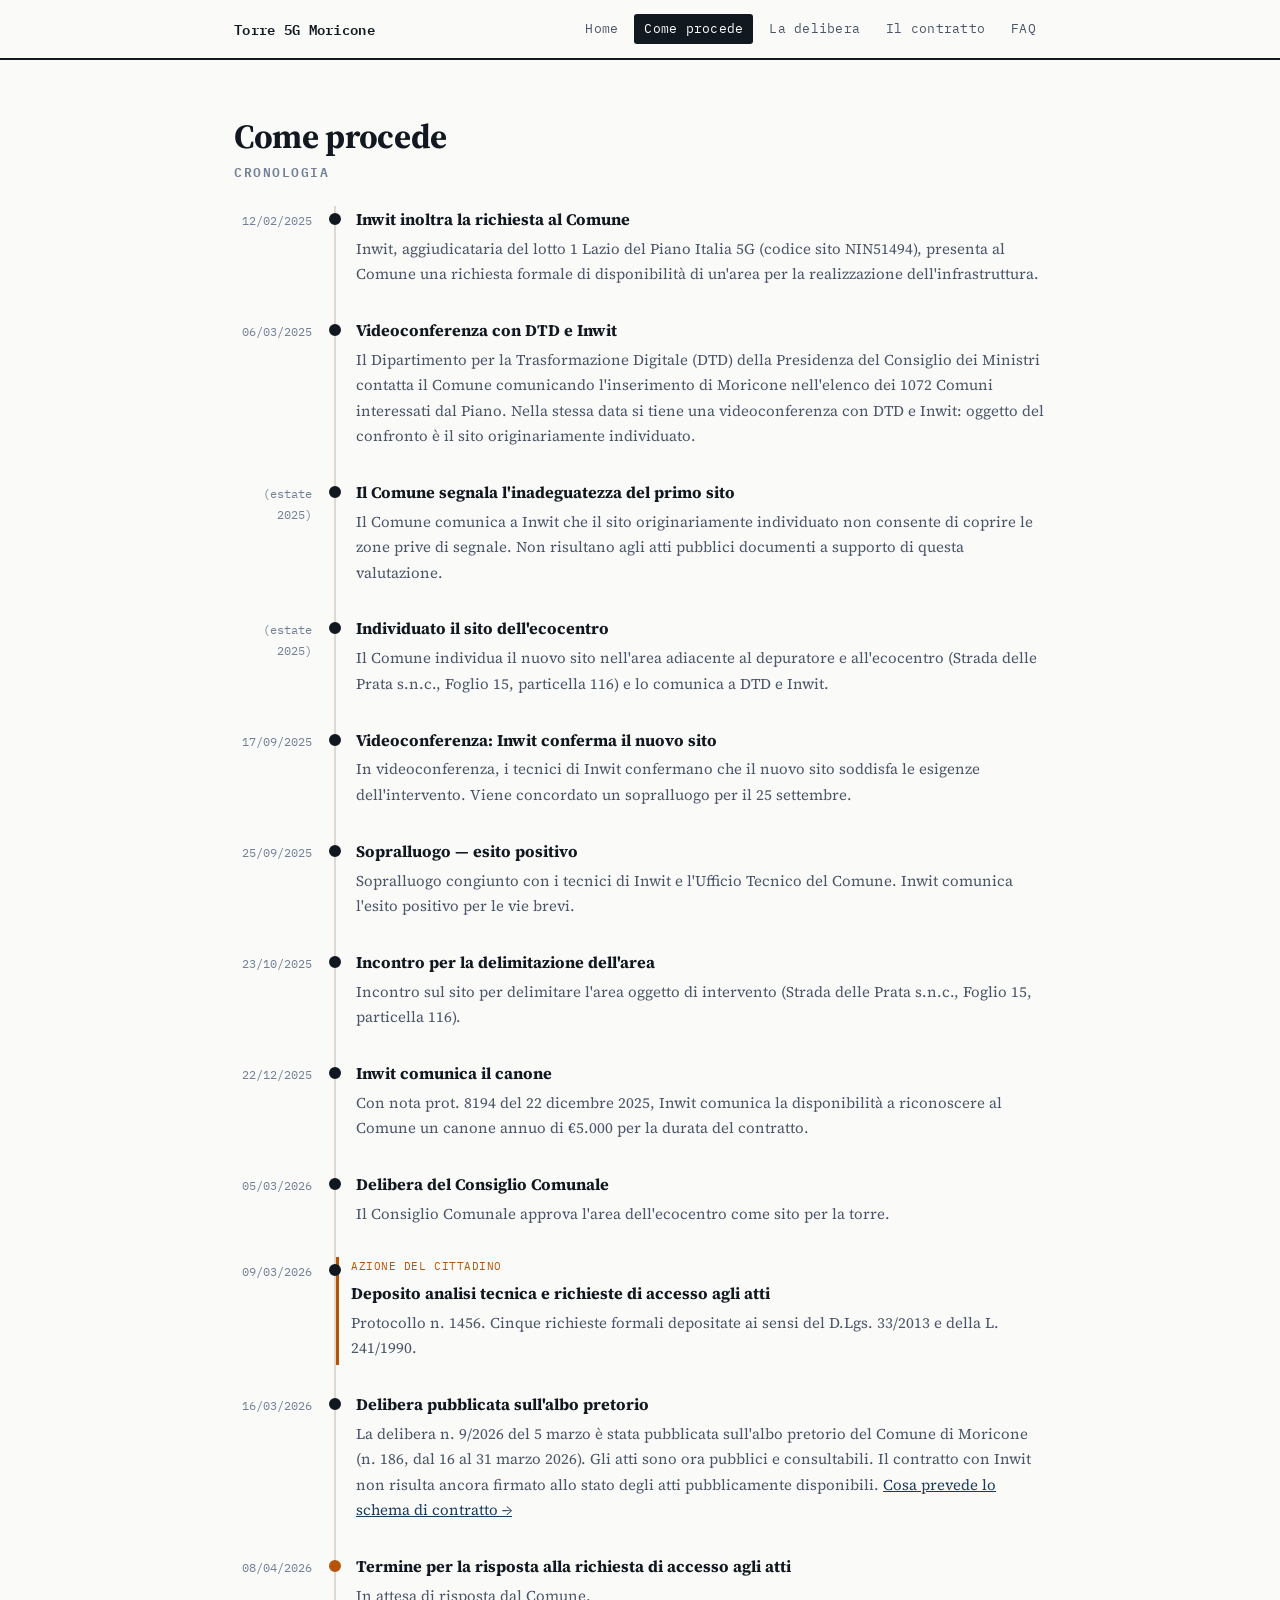
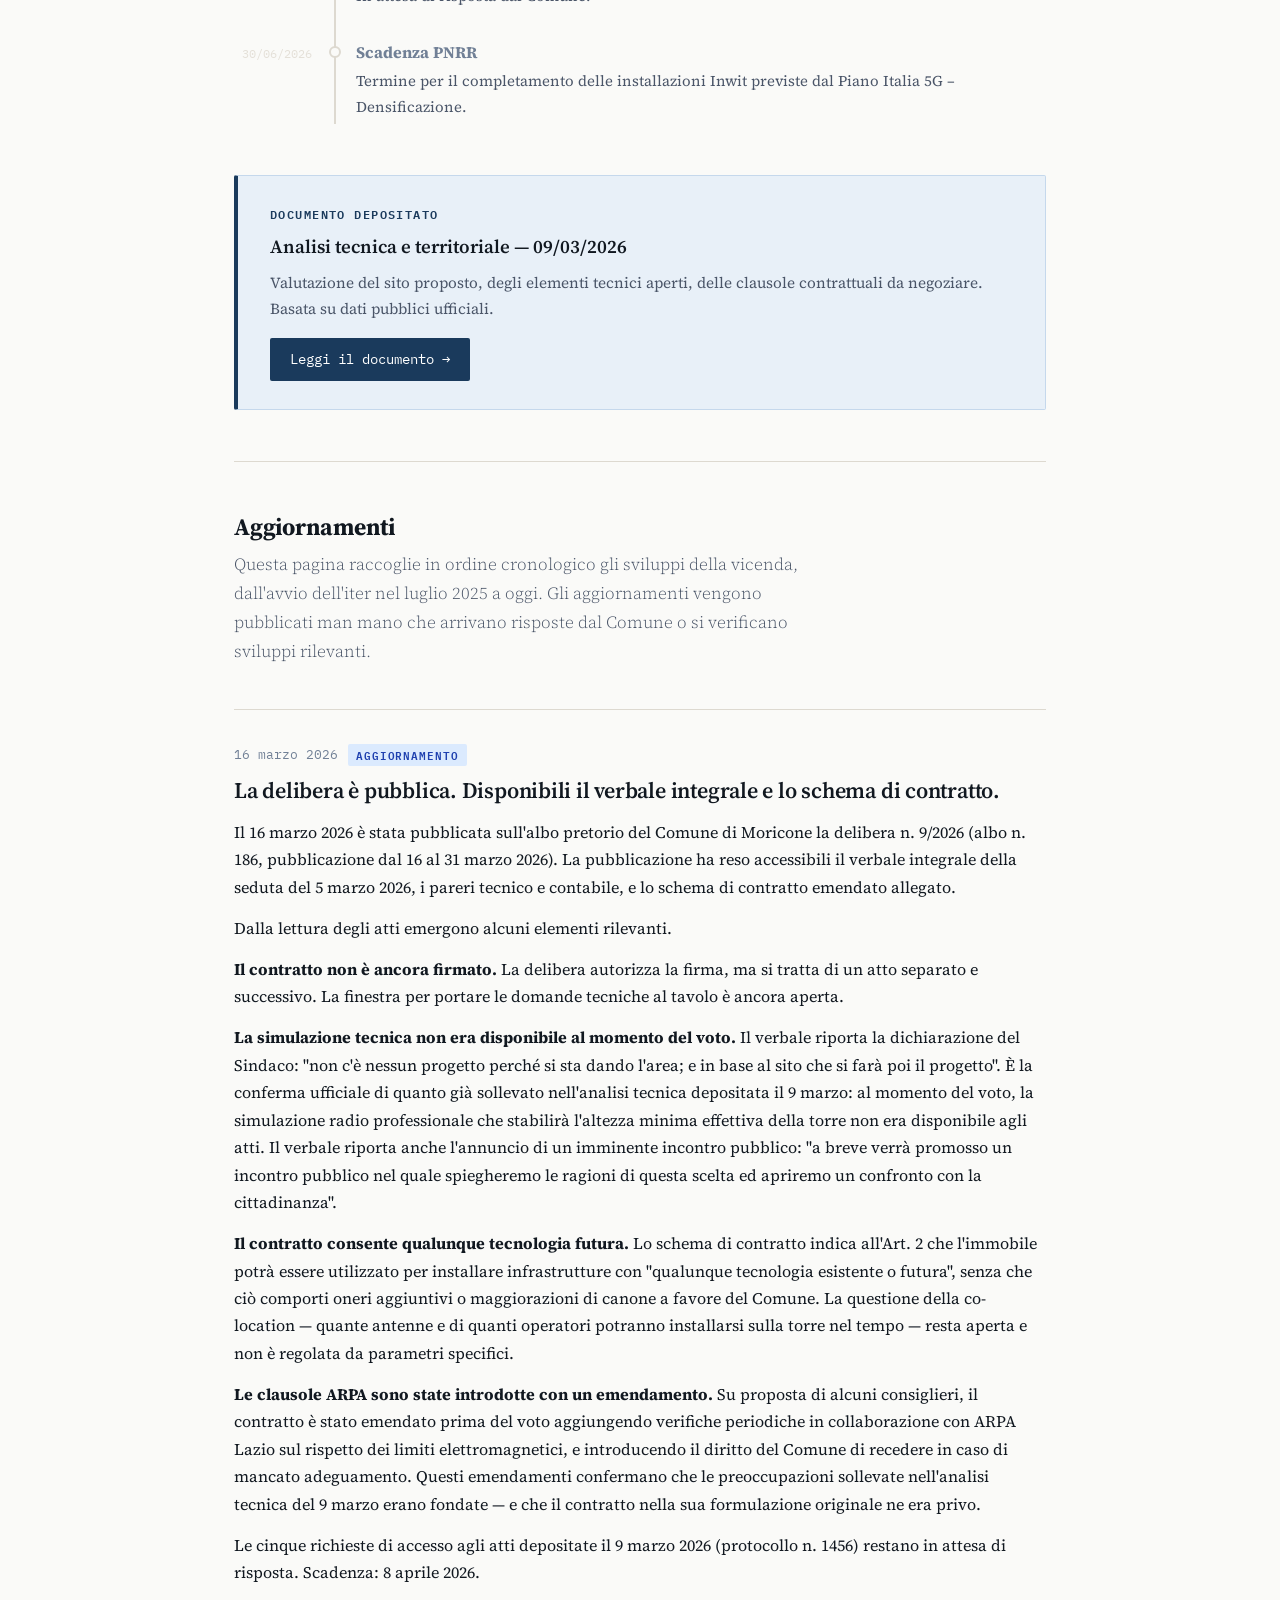
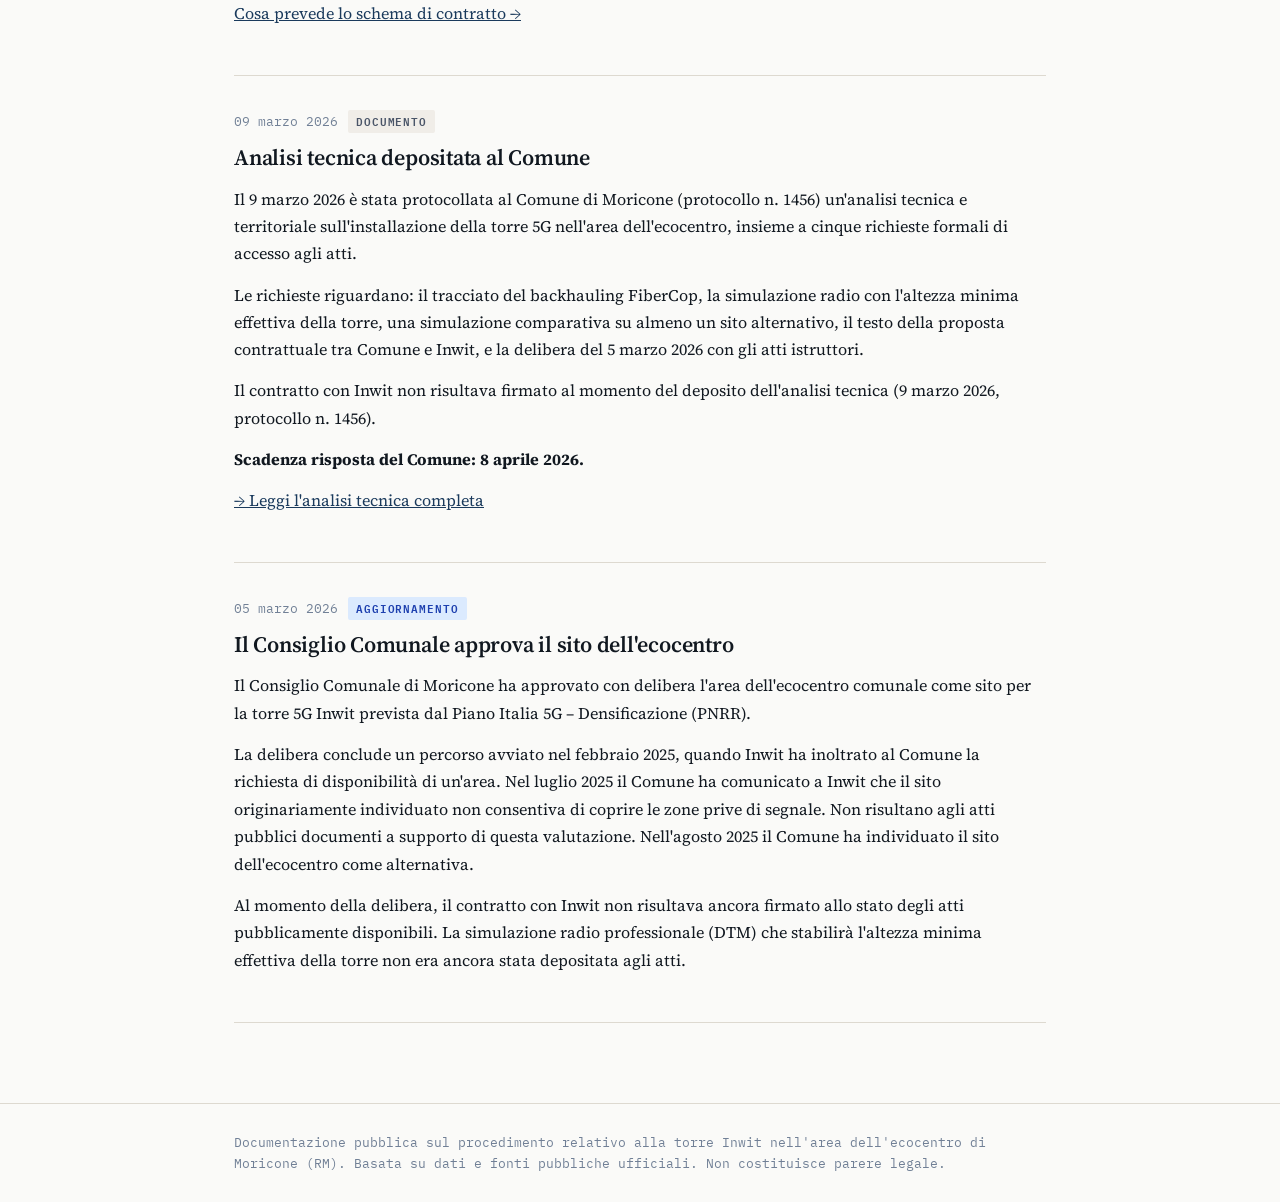
<file: comeprocede.html>
<!DOCTYPE html>
<html lang="it">
<head>
<meta charset="UTF-8">
<meta name="viewport" content="width=device-width, initial-scale=1.0">
<title>Come procede — Torre 5G Moricone</title>
<meta name="description" content="Come procede il procedimento sulla torre 5G a Moricone: cronologia degli eventi, aggiornamenti, stato delle richieste di accesso agli atti.">
<meta name="keywords" content="torre 5G Moricone aggiornamenti, cronologia delibera Moricone, Inwit Moricone procedimento, accesso agli atti Moricone 2026">
<meta name="robots" content="index, follow">
<link rel="canonical" href="https://torre5gmoricone.github.io/comeprocede.html">

<!-- Open Graph -->
<meta property="og:type" content="website">
<meta property="og:url" content="https://torre5gmoricone.github.io/comeprocede.html">
<meta property="og:title" content="Come procede — Torre 5G Moricone">
<meta property="og:description" content="Cronologia del procedimento, aggiornamenti e stato delle richieste di accesso agli atti sulla torre 5G a Moricone (RM).">
<meta property="og:image" content="https://torre5gmoricone.github.io/infografica_dislivello.png">
<meta property="og:locale" content="it_IT">
<meta property="og:site_name" content="Torre 5G Moricone">
<link rel="stylesheet" href="style.css">
<!-- Google tag (gtag.js) -->
<script async src="https://www.googletagmanager.com/gtag/js?id=G-VPWD5RY35S"></script>
<script>
  window.dataLayer = window.dataLayer || [];
  function gtag(){dataLayer.push(arguments);}
  gtag('js', new Date());
  gtag('config', 'G-VPWD5RY35S');
</script>
</head>
<body>

<header>
  <div class="container">
    <div class="site-title">Torre 5G Moricone</div>
<button class="nav-toggle" aria-label="Menu">&#9776;</button>
  </div>
</header>

<div class="mobile-quicknav">
  <a href="index.html">Home</a>
  <a href="delibera.html">La delibera</a>
  <a href="contratto.html">Il contratto</a>
  <a href="faq.html">FAQ</a>
</div>

<main>
  <div class="container">

    <h1 class="page-title">Come procede</h1>

    <!-- SEZIONE 1 — LA CRONOLOGIA -->
    <section class="timeline-section">
      <h2>Cronologia</h2>
      <div class="timeline">

        <div class="timeline-item done">
          <div class="timeline-date">12/02/2025</div>
          <div class="timeline-content">
            <strong>Inwit inoltra la richiesta al Comune</strong>
            <p>Inwit, aggiudicataria del lotto 1 Lazio del Piano Italia 5G (codice sito NIN51494), presenta al Comune una richiesta formale di disponibilità di un'area per la realizzazione dell'infrastruttura.</p>
          </div>
        </div>

        <div class="timeline-item done">
          <div class="timeline-date">06/03/2025</div>
          <div class="timeline-content">
            <strong>Videoconferenza con DTD e Inwit</strong>
            <p>Il Dipartimento per la Trasformazione Digitale (DTD) della Presidenza del Consiglio dei Ministri contatta il Comune comunicando l'inserimento di Moricone nell'elenco dei 1072 Comuni interessati dal Piano. Nella stessa data si tiene una videoconferenza con DTD e Inwit: oggetto del confronto è il sito originariamente individuato.</p>
          </div>
        </div>

        <div class="timeline-item done">
          <div class="timeline-date">(estate 2025)</div>
          <div class="timeline-content">
            <strong>Il Comune segnala l'inadeguatezza del primo sito</strong>
            <p>Il Comune comunica a Inwit che il sito originariamente individuato non consente di coprire le zone prive di segnale. Non risultano agli atti pubblici documenti a supporto di questa valutazione.</p>
          </div>
        </div>

        <div class="timeline-item done">
          <div class="timeline-date">(estate 2025)</div>
          <div class="timeline-content">
            <strong>Individuato il sito dell'ecocentro</strong>
            <p>Il Comune individua il nuovo sito nell'area adiacente al depuratore e all'ecocentro (Strada delle Prata s.n.c., Foglio 15, particella 116) e lo comunica a DTD e Inwit.</p>
          </div>
        </div>

        <div class="timeline-item done">
          <div class="timeline-date">17/09/2025</div>
          <div class="timeline-content">
            <strong>Videoconferenza: Inwit conferma il nuovo sito</strong>
            <p>In videoconferenza, i tecnici di Inwit confermano che il nuovo sito soddisfa le esigenze dell'intervento. Viene concordato un sopralluogo per il 25 settembre.</p>
          </div>
        </div>

        <div class="timeline-item done">
          <div class="timeline-date">25/09/2025</div>
          <div class="timeline-content">
            <strong>Sopralluogo — esito positivo</strong>
            <p>Sopralluogo congiunto con i tecnici di Inwit e l'Ufficio Tecnico del Comune. Inwit comunica l'esito positivo per le vie brevi.</p>
          </div>
        </div>

        <div class="timeline-item done">
          <div class="timeline-date">23/10/2025</div>
          <div class="timeline-content">
            <strong>Incontro per la delimitazione dell'area</strong>
            <p>Incontro sul sito per delimitare l'area oggetto di intervento (Strada delle Prata s.n.c., Foglio 15, particella 116).</p>
          </div>
        </div>

        <div class="timeline-item done">
          <div class="timeline-date">22/12/2025</div>
          <div class="timeline-content">
            <strong>Inwit comunica il canone</strong>
            <p>Con nota prot. 8194 del 22 dicembre 2025, Inwit comunica la disponibilità a riconoscere al Comune un canone annuo di €5.000 per la durata del contratto.</p>
          </div>
        </div>

        <div class="timeline-item done">
          <div class="timeline-date">05/03/2026</div>
          <div class="timeline-content">
            <strong>Delibera del Consiglio Comunale</strong>
            <p>Il Consiglio Comunale approva l'area dell'ecocentro come sito per la torre.</p>
          </div>
        </div>

        <div class="timeline-item done">
          <div class="timeline-date">09/03/2026</div>
          <div class="timeline-content" style="border-left: 3px solid var(--amber); padding-left: 12px;">
            <span style="font-family: var(--font-mono); font-size: 0.65rem; color: var(--amber); display: block; text-transform: uppercase; letter-spacing: 0.05em; margin-bottom: 4px;">Azione del cittadino</span>
            <strong>Deposito analisi tecnica e richieste di accesso agli atti</strong>
            <p>Protocollo n. 1456. Cinque richieste formali depositate ai sensi del D.Lgs. 33/2013 e della L. 241/1990.</p>
          </div>
        </div>

        <div class="timeline-item done">
          <div class="timeline-date">16/03/2026</div>
          <div class="timeline-content">
            <strong>Delibera pubblicata sull'albo pretorio</strong>
            <p>La delibera n. 9/2026 del 5 marzo è stata pubblicata sull'albo pretorio del Comune di Moricone (n. 186, dal 16 al 31 marzo 2026). Gli atti sono ora pubblici e consultabili. Il contratto con Inwit non risulta ancora firmato allo stato degli atti pubblicamente disponibili. <a href="contratto.html">Cosa prevede lo schema di contratto →</a></p>
          </div>
        </div>

        <div class="timeline-item pending">
          <div class="timeline-date">08/04/2026</div>
          <div class="timeline-content">
            <strong>Termine per la risposta alla richiesta di accesso agli atti</strong>
            <p>In attesa di risposta dal Comune.</p>
          </div>
        </div>

        <div class="timeline-item future">
          <div class="timeline-date">30/06/2026</div>
          <div class="timeline-content">
            <strong>Scadenza PNRR</strong>
            <p>Termine per il completamento delle installazioni Inwit previste dal Piano Italia 5G – Densificazione.</p>
          </div>
        </div>

      </div>
    </section>

    <section class="doc-cta">
      <div class="doc-cta-inner">
        <div class="doc-cta-label">Documento depositato</div>
        <div class="doc-cta-title">Analisi tecnica e territoriale — 09/03/2026</div>
        <div class="doc-cta-desc">Valutazione del sito proposto, degli elementi tecnici aperti, delle clausole contrattuali da negoziare. Basata su dati pubblici ufficiali.</div>
        <a href="documento.html" class="btn">Leggi il documento →</a>
      </div>
    </section>

    <hr style="border: none; border-top: 1px solid var(--border); margin: 3rem 0;">

    <!-- SEZIONE 2 — GLI AGGIORNAMENTI -->
    <h2 class="page-title" style="font-size: 1.4rem; margin-bottom: 0.5rem;">Aggiornamenti</h2>
    <p class="page-subtitle">Questa pagina raccoglie in ordine cronologico gli sviluppi della vicenda, dall'avvio dell'iter nel luglio 2025 a oggi. Gli aggiornamenti vengono pubblicati man mano che arrivano risposte dal Comune o si verificano sviluppi rilevanti.</p>

    <div class="posts">

      <!-- POST — 16 marzo 2026 -->
      <article class="post">
        <div class="post-meta">
          <span class="post-date">16 marzo 2026</span>
          <span class="post-tag tag-aggiornamento">AGGIORNAMENTO</span>
        </div>
        <h2 class="post-title">La delibera è pubblica. Disponibili il verbale integrale e lo schema di contratto.</h2>
        <div class="post-body">
          <p>Il 16 marzo 2026 è stata pubblicata sull'albo pretorio del Comune di Moricone la delibera n. 9/2026 (albo n. 186, pubblicazione dal 16 al 31 marzo 2026). La pubblicazione ha reso accessibili il verbale integrale della seduta del 5 marzo 2026, i pareri tecnico e contabile, e lo schema di contratto emendato allegato.</p>
          <p>Dalla lettura degli atti emergono alcuni elementi rilevanti.</p>
          <p><strong>Il contratto non è ancora firmato.</strong> La delibera autorizza la firma, ma si tratta di un atto separato e successivo. La finestra per portare le domande tecniche al tavolo è ancora aperta.</p>
          <p><strong>La simulazione tecnica non era disponibile al momento del voto.</strong> Il verbale riporta la dichiarazione del Sindaco: "non c'è nessun progetto perché si sta dando l'area; e in base al sito che si farà poi il progetto". È la conferma ufficiale di quanto già sollevato nell'analisi tecnica depositata il 9 marzo: al momento del voto, la simulazione radio professionale che stabilirà l'altezza minima effettiva della torre non era disponibile agli atti. Il verbale riporta anche l'annuncio di un imminente incontro pubblico: "a breve verrà promosso un incontro pubblico nel quale spiegheremo le ragioni di questa scelta ed apriremo un confronto con la cittadinanza".</p>
          <p><strong>Il contratto consente qualunque tecnologia futura.</strong> Lo schema di contratto indica all'Art. 2 che l'immobile potrà essere utilizzato per installare infrastrutture con "qualunque tecnologia esistente o futura", senza che ciò comporti oneri aggiuntivi o maggiorazioni di canone a favore del Comune. La questione della co-location — quante antenne e di quanti operatori potranno installarsi sulla torre nel tempo — resta aperta e non è regolata da parametri specifici.</p>
          <p><strong>Le clausole ARPA sono state introdotte con un emendamento.</strong> Su proposta di alcuni consiglieri, il contratto è stato emendato prima del voto aggiungendo verifiche periodiche in collaborazione con ARPA Lazio sul rispetto dei limiti elettromagnetici, e introducendo il diritto del Comune di recedere in caso di mancato adeguamento. Questi emendamenti confermano che le preoccupazioni sollevate nell'analisi tecnica del 9 marzo erano fondate — e che il contratto nella sua formulazione originale ne era privo.</p>
          <p>Le cinque richieste di accesso agli atti depositate il 9 marzo 2026 (protocollo n. 1456) restano in attesa di risposta. Scadenza: 8 aprile 2026.</p>
          <p><a href="contratto.html">Cosa prevede lo schema di contratto →</a></p>
        </div>
      </article>

      <!-- POST — 9 marzo 2026 -->
      <article class="post">
        <div class="post-meta">
          <span class="post-date">09 marzo 2026</span>
          <span class="post-tag tag-documento">DOCUMENTO</span>
        </div>
        <h2 class="post-title">Analisi tecnica depositata al Comune</h2>
        <div class="post-body">
          <p>Il 9 marzo 2026 è stata protocollata al Comune di Moricone (protocollo n. 1456) un'analisi tecnica e territoriale sull'installazione della torre 5G nell'area dell'ecocentro, insieme a cinque richieste formali di accesso agli atti.</p>
          <p>Le richieste riguardano: il tracciato del backhauling FiberCop, la simulazione radio con l'altezza minima effettiva della torre, una simulazione comparativa su almeno un sito alternativo, il testo della proposta contrattuale tra Comune e Inwit, e la delibera del 5 marzo 2026 con gli atti istruttori.</p>
          <p>Il contratto con Inwit non risultava firmato al momento del deposito dell'analisi tecnica (9 marzo 2026, protocollo n. 1456).</p>
          <p><strong>Scadenza risposta del Comune: 8 aprile 2026.</strong></p>
          <p><a href="documento.html">→ Leggi l'analisi tecnica completa</a></p>
        </div>
      </article>

      <!-- POST — 5 marzo 2026 -->
      <article class="post">
        <div class="post-meta">
          <span class="post-date">05 marzo 2026</span>
          <span class="post-tag tag-aggiornamento">AGGIORNAMENTO</span>
        </div>
        <h2 class="post-title">Il Consiglio Comunale approva il sito dell'ecocentro</h2>
        <div class="post-body">
          <p>Il Consiglio Comunale di Moricone ha approvato con delibera l'area dell'ecocentro comunale come sito per la torre 5G Inwit prevista dal Piano Italia 5G – Densificazione (PNRR).</p>
          <p>La delibera conclude un percorso avviato nel febbraio 2025, quando Inwit ha inoltrato al Comune la richiesta di disponibilità di un'area. Nel luglio 2025 il Comune ha comunicato a Inwit che il sito originariamente individuato non consentiva di coprire le zone prive di segnale. Non risultano agli atti pubblici documenti a supporto di questa valutazione. Nell'agosto 2025 il Comune ha individuato il sito dell'ecocentro come alternativa.</p>
          <p>Al momento della delibera, il contratto con Inwit non risultava ancora firmato allo stato degli atti pubblicamente disponibili. La simulazione radio professionale (DTM) che stabilirà l'altezza minima effettiva della torre non era ancora stata depositata agli atti.</p>
        </div>
      </article>

    </div>

  </div>
</main>

<footer>
  <div class="container">
    <p>Documentazione pubblica sul procedimento relativo alla torre Inwit nell'area dell'ecocentro di Moricone (RM). Basata su dati e fonti pubbliche ufficiali. Non costituisce parere legale.</p>
  </div>
</footer>

<script src="nav.js"></script>
</body>
</html>
</file>
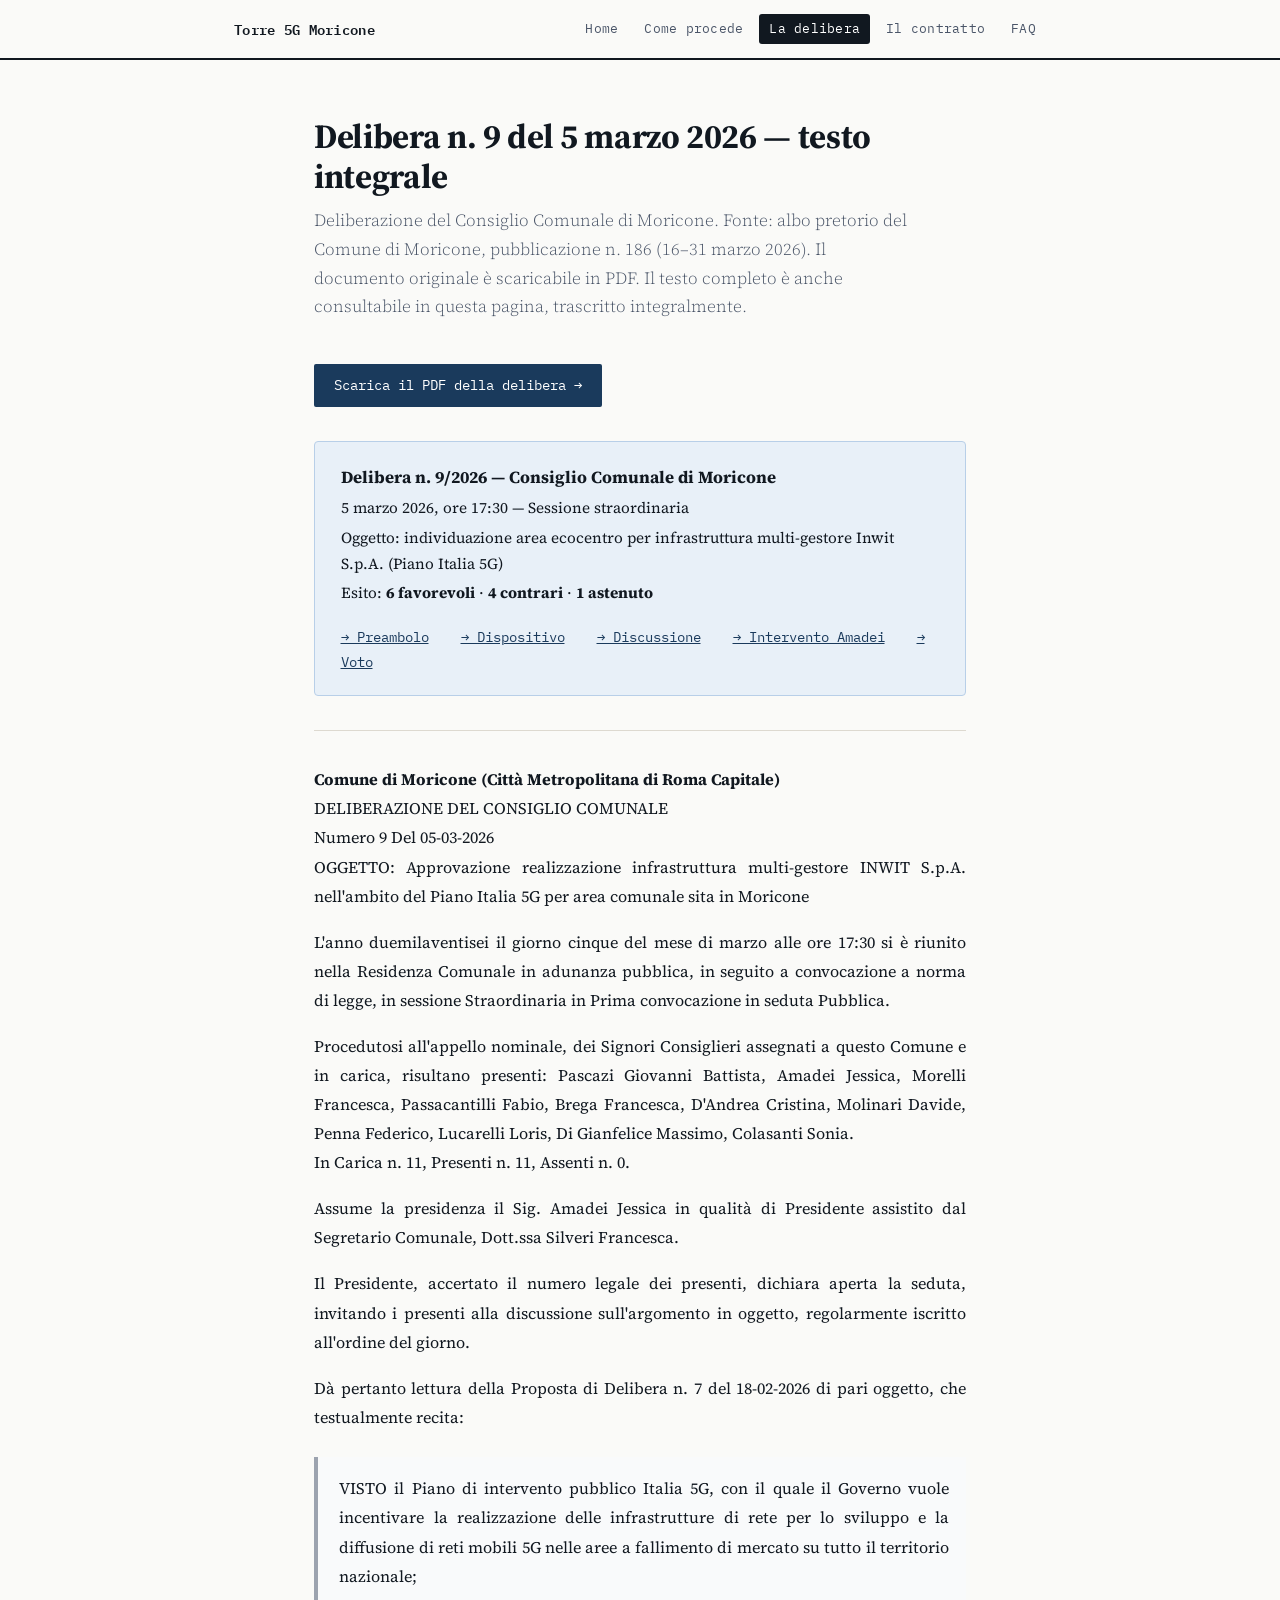
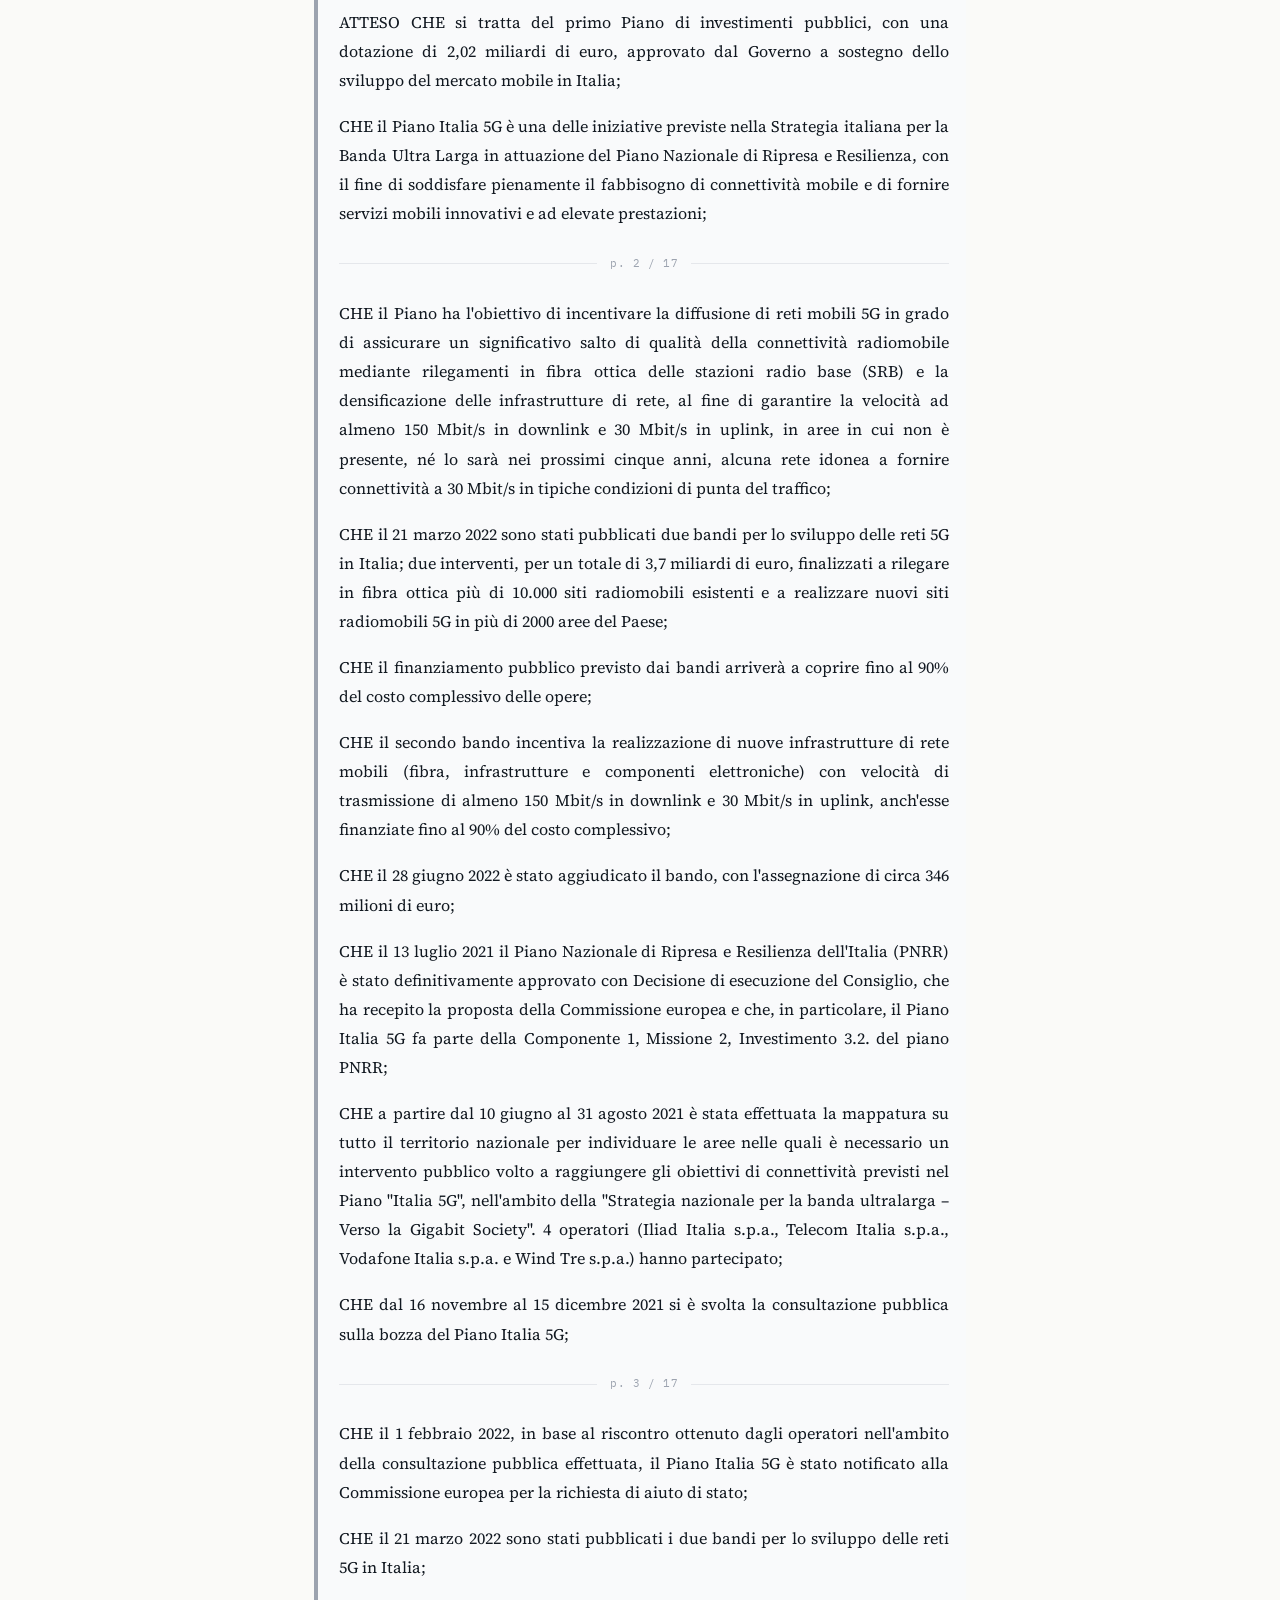
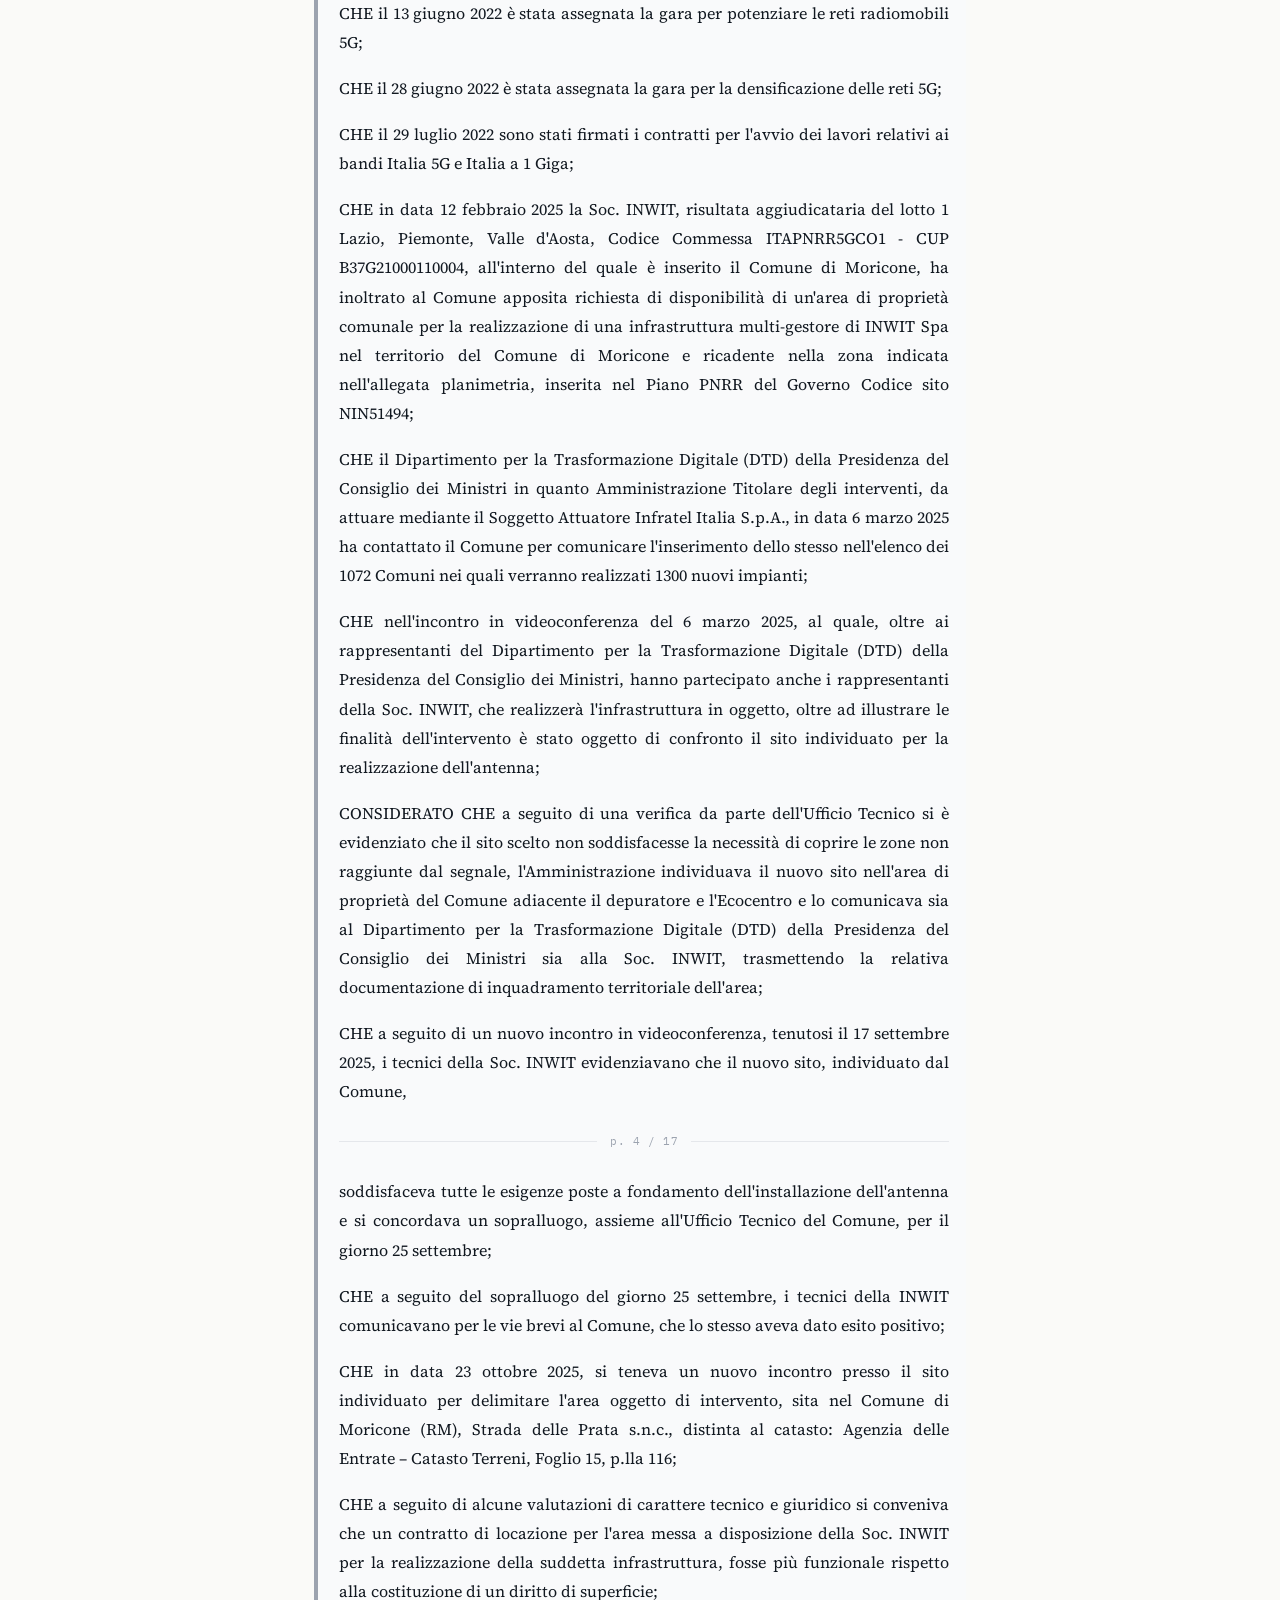
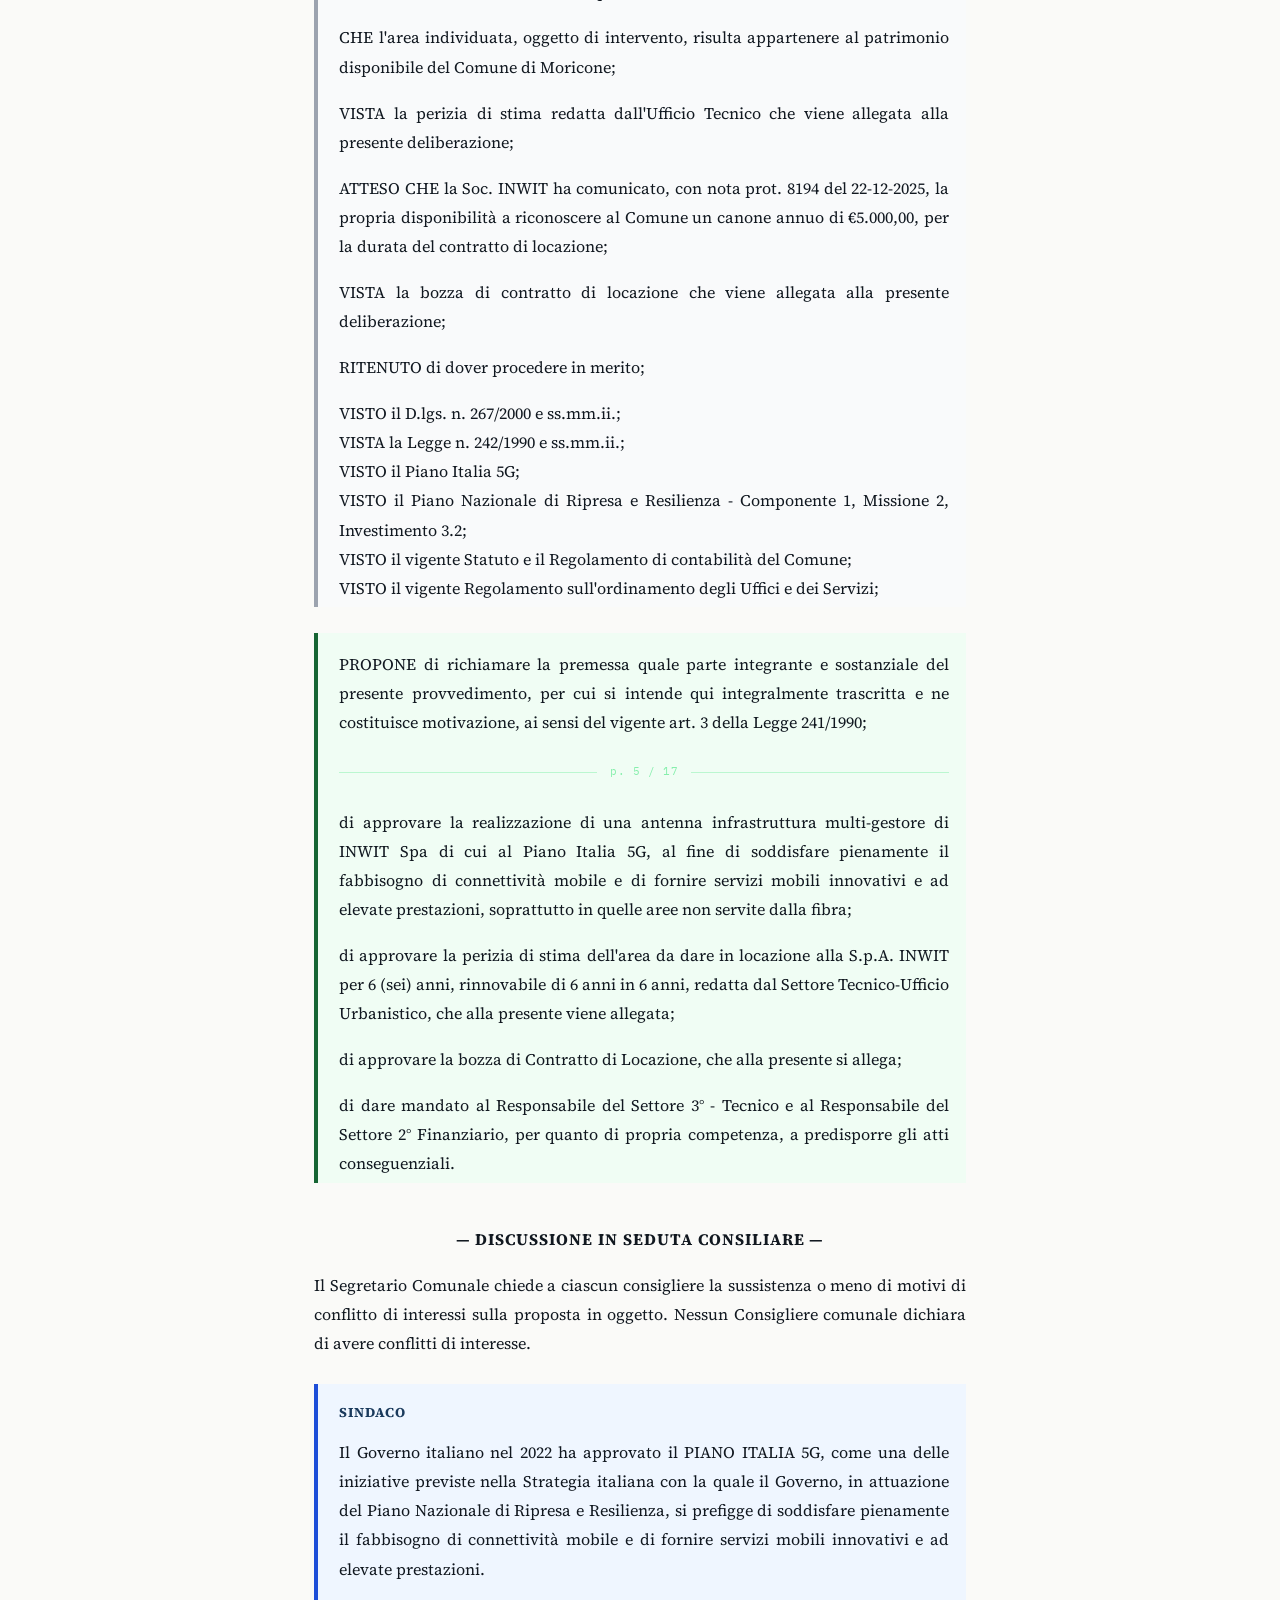
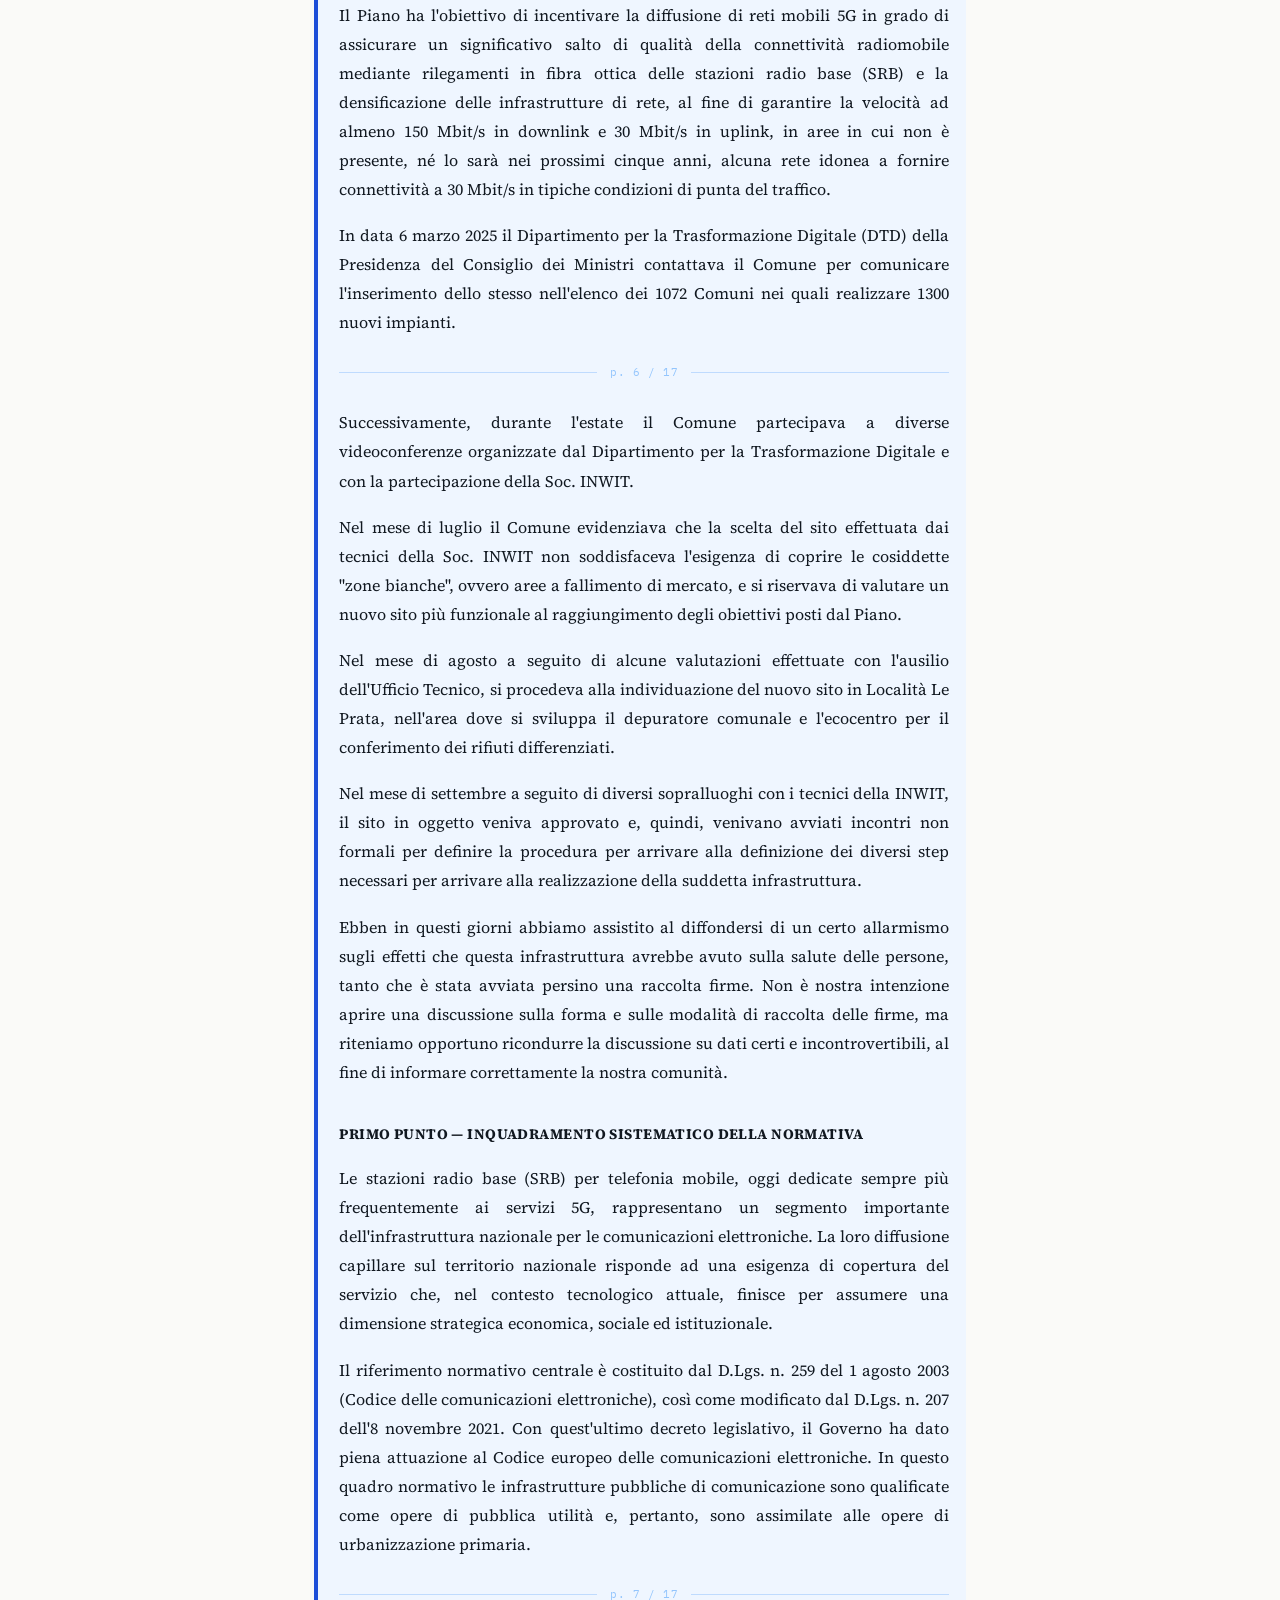
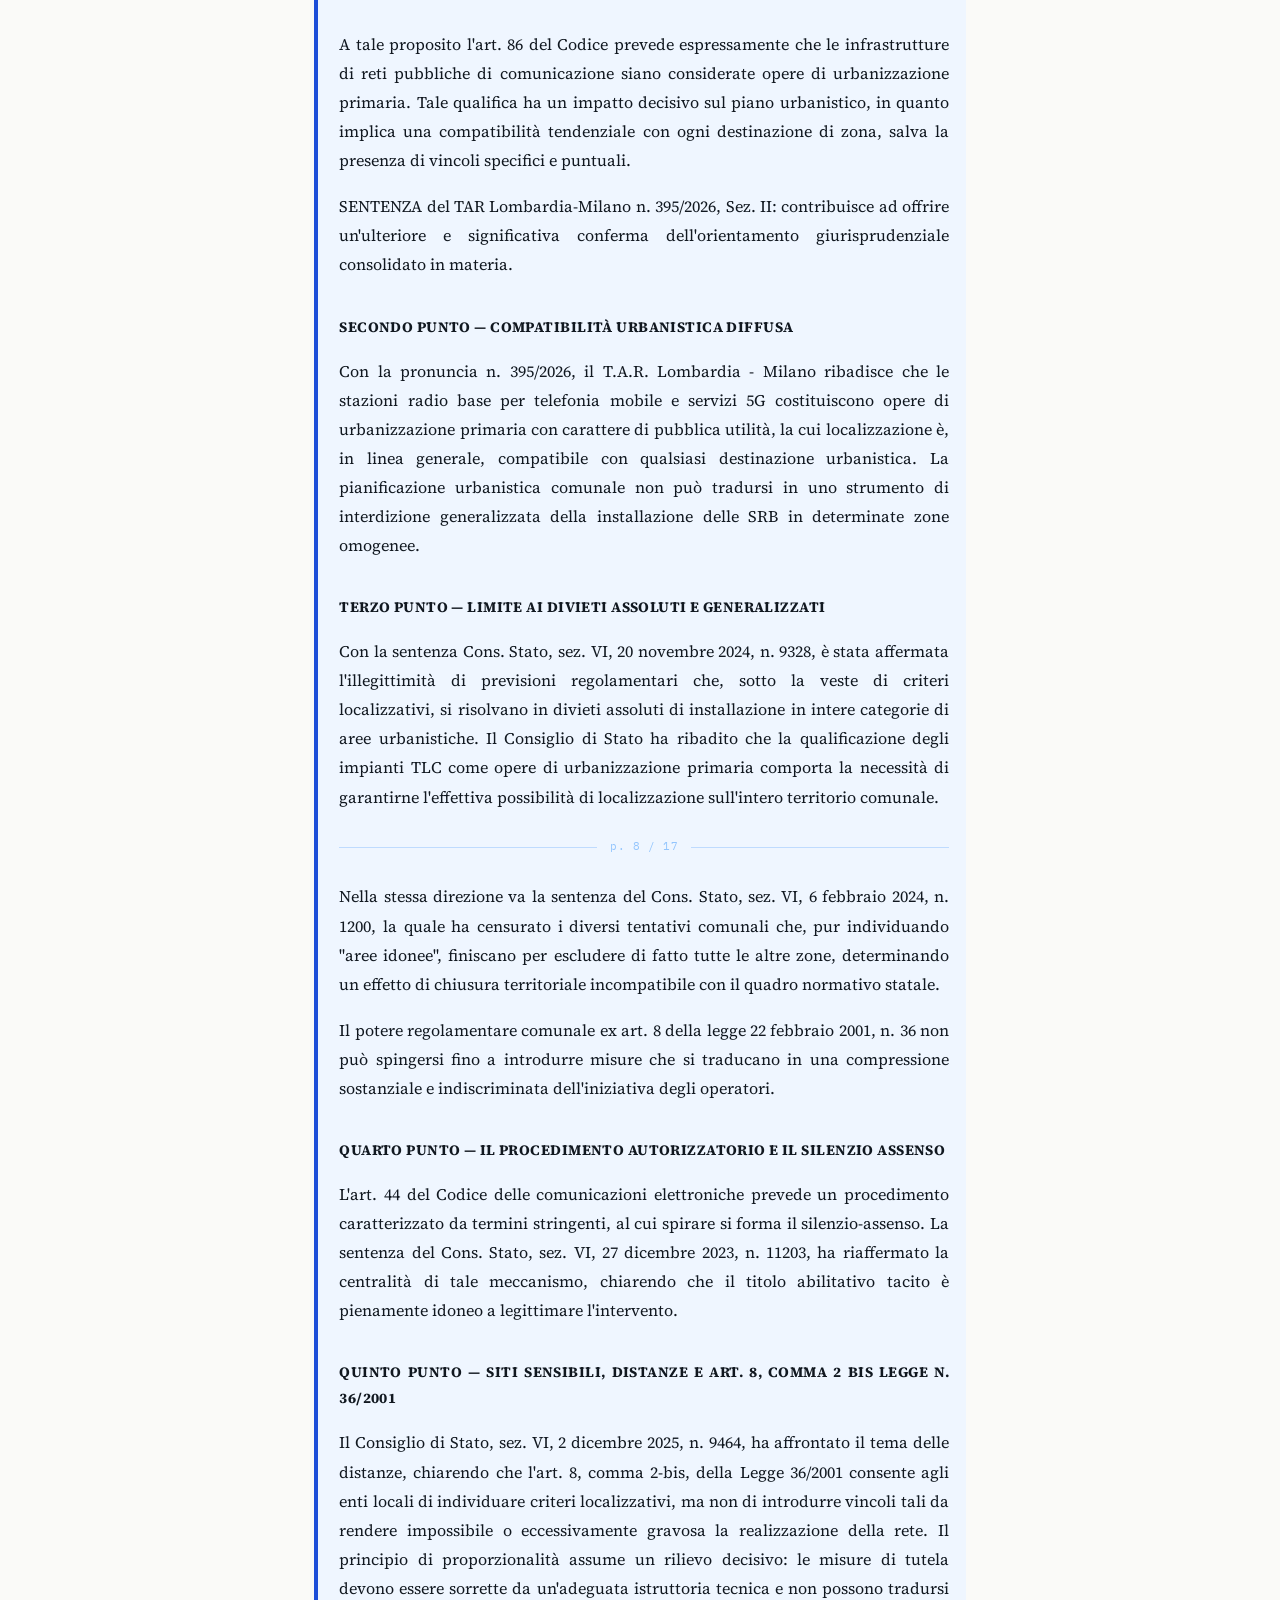
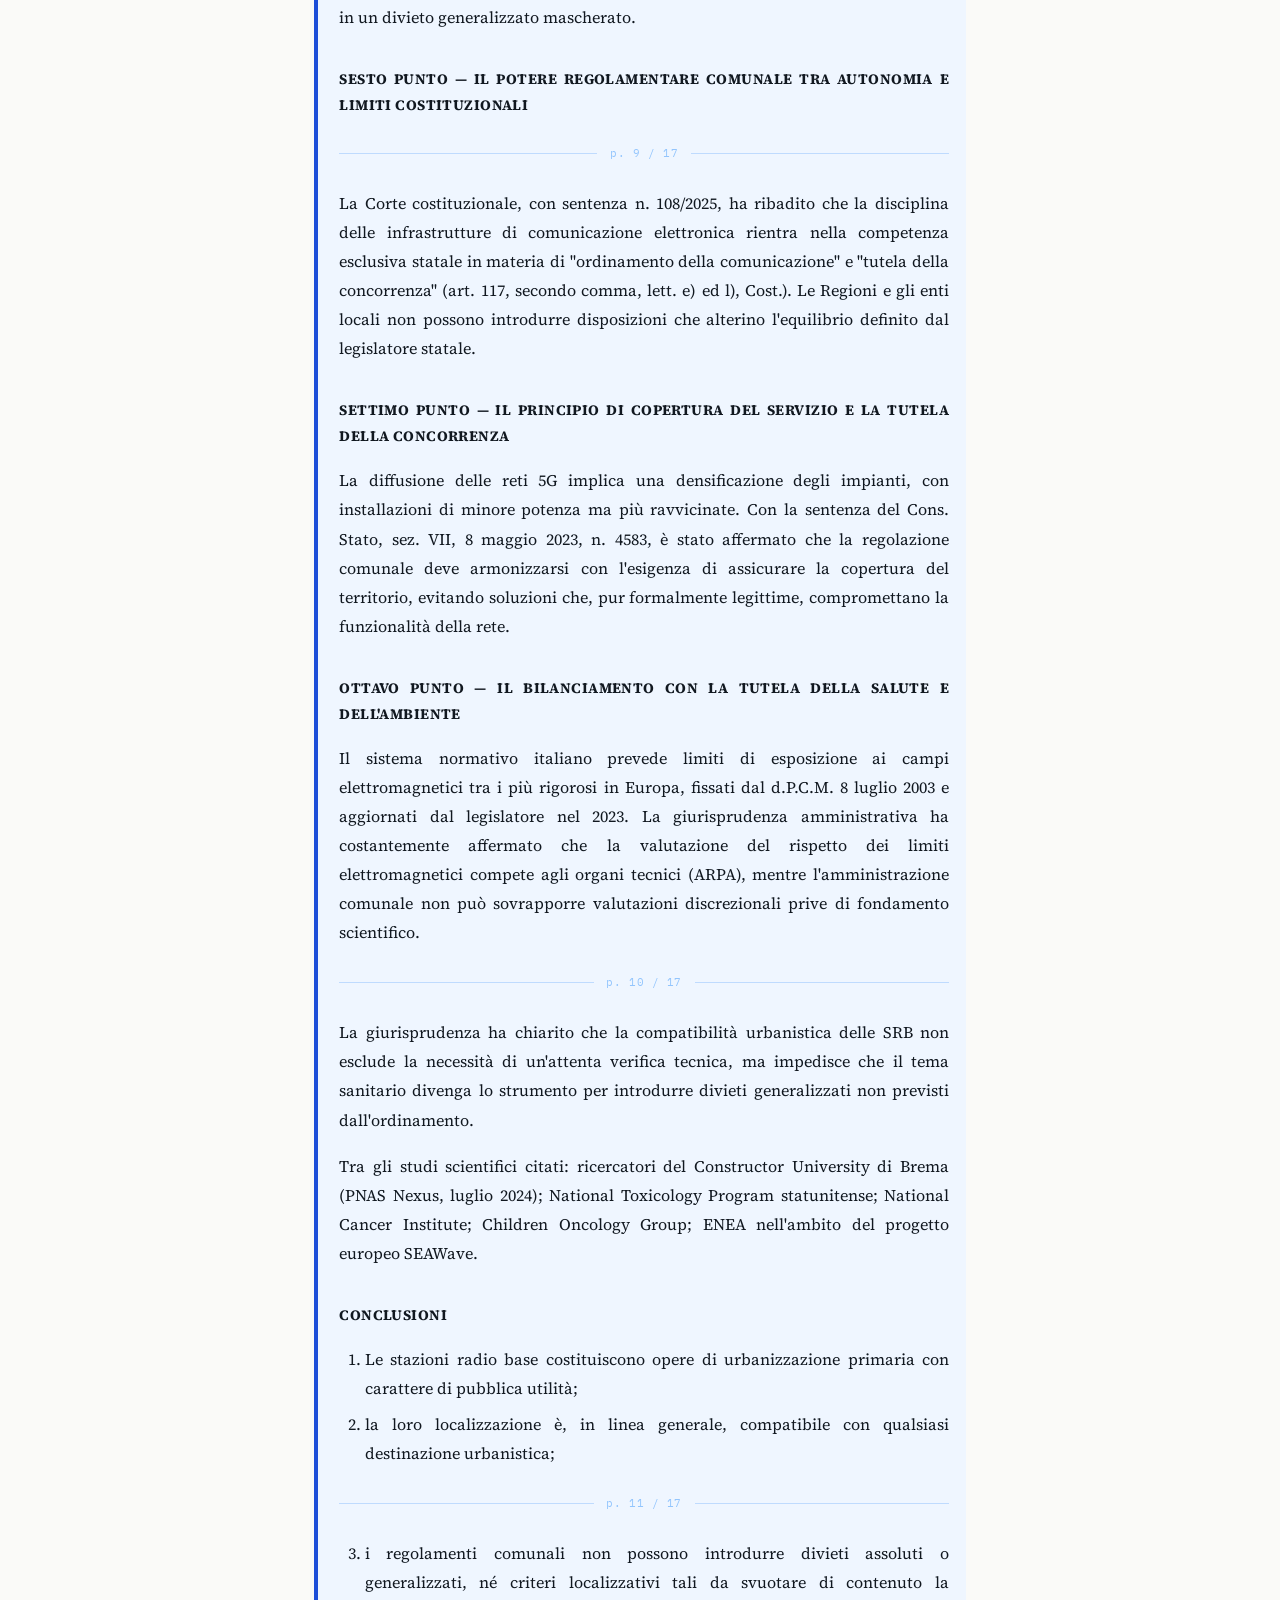
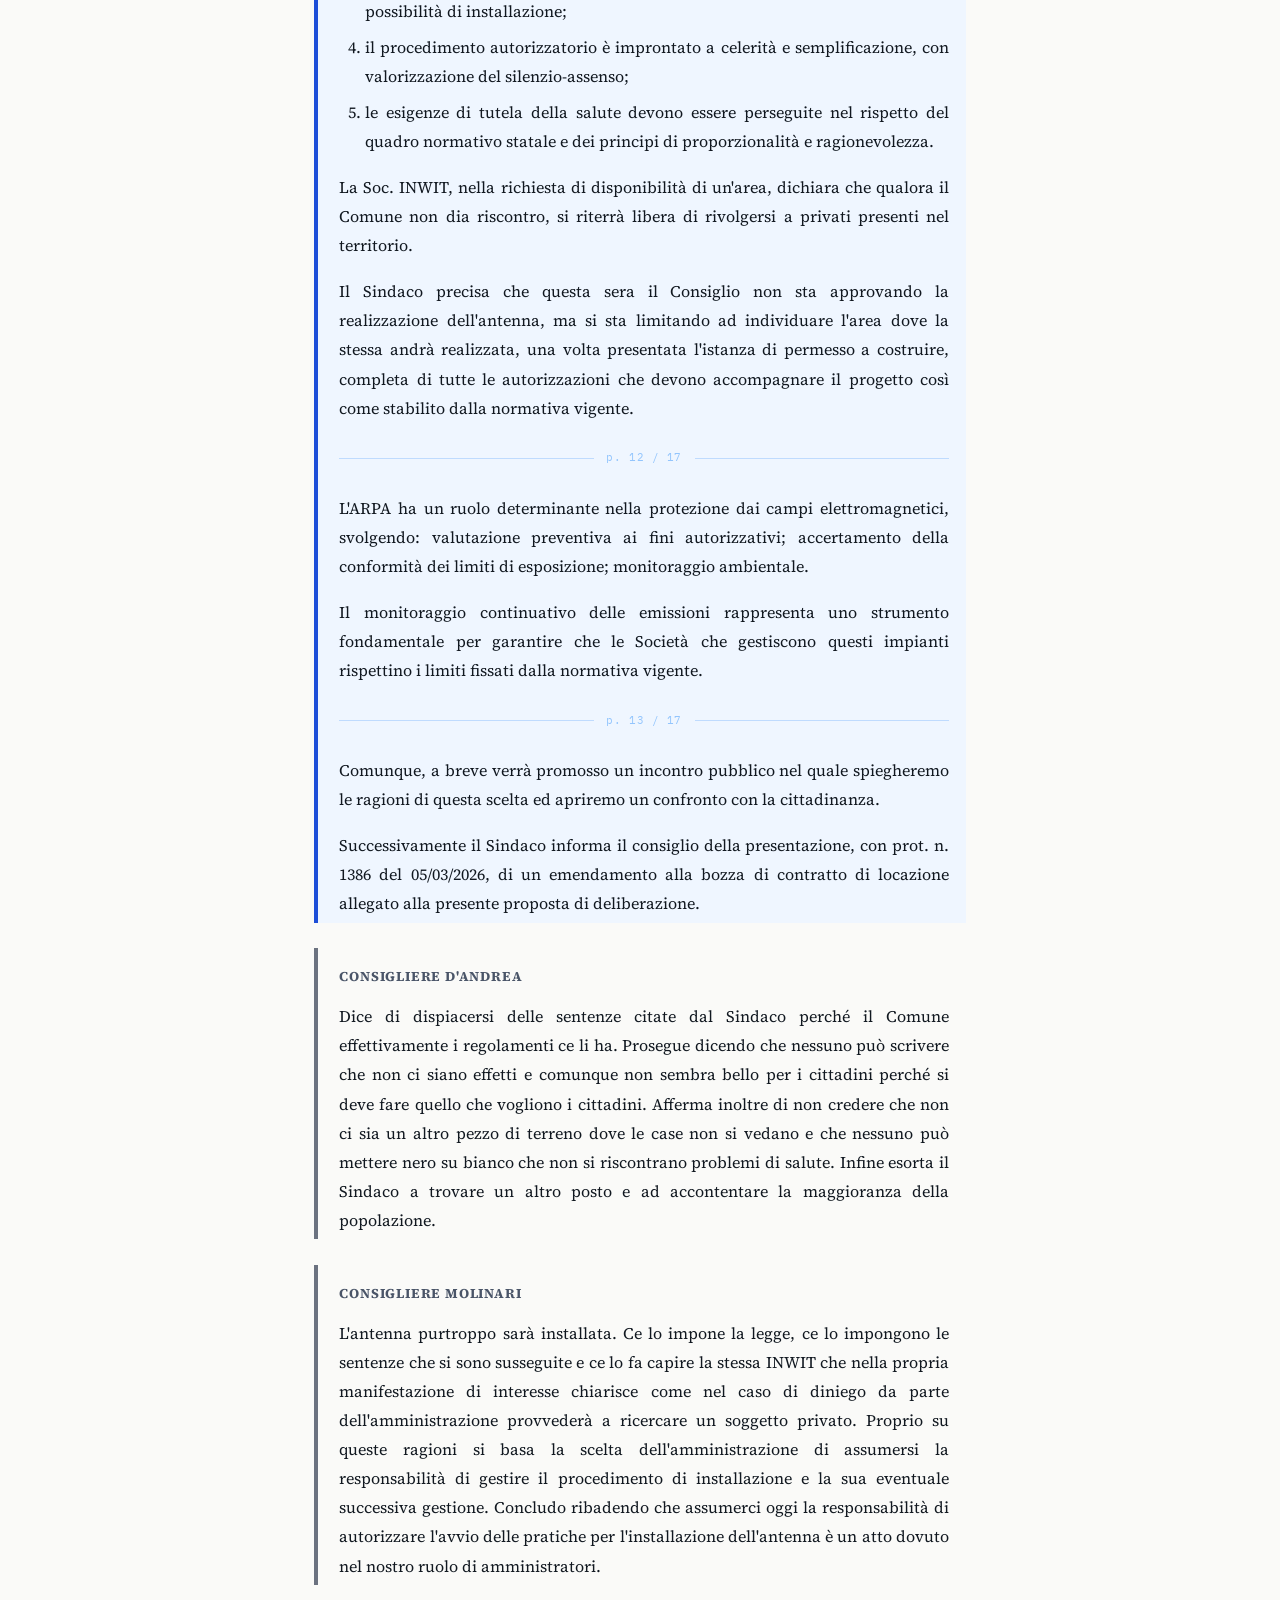
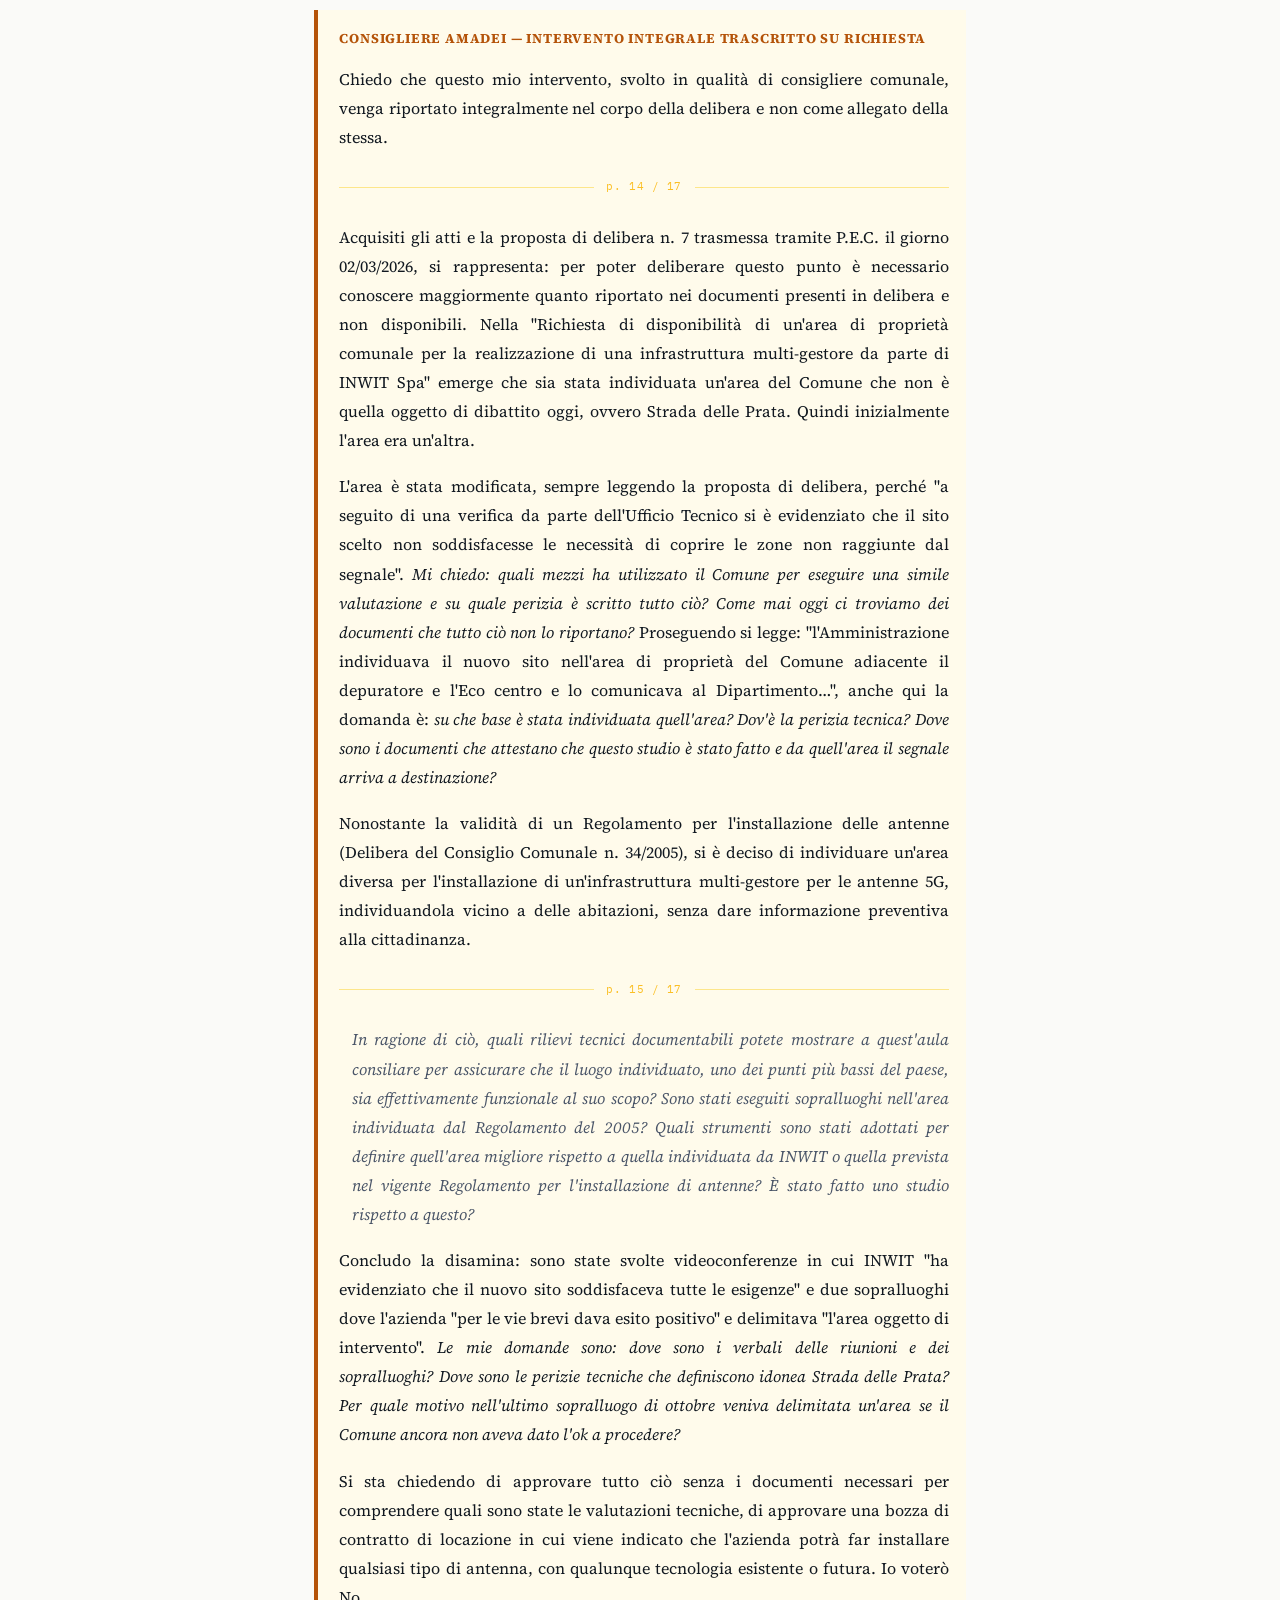
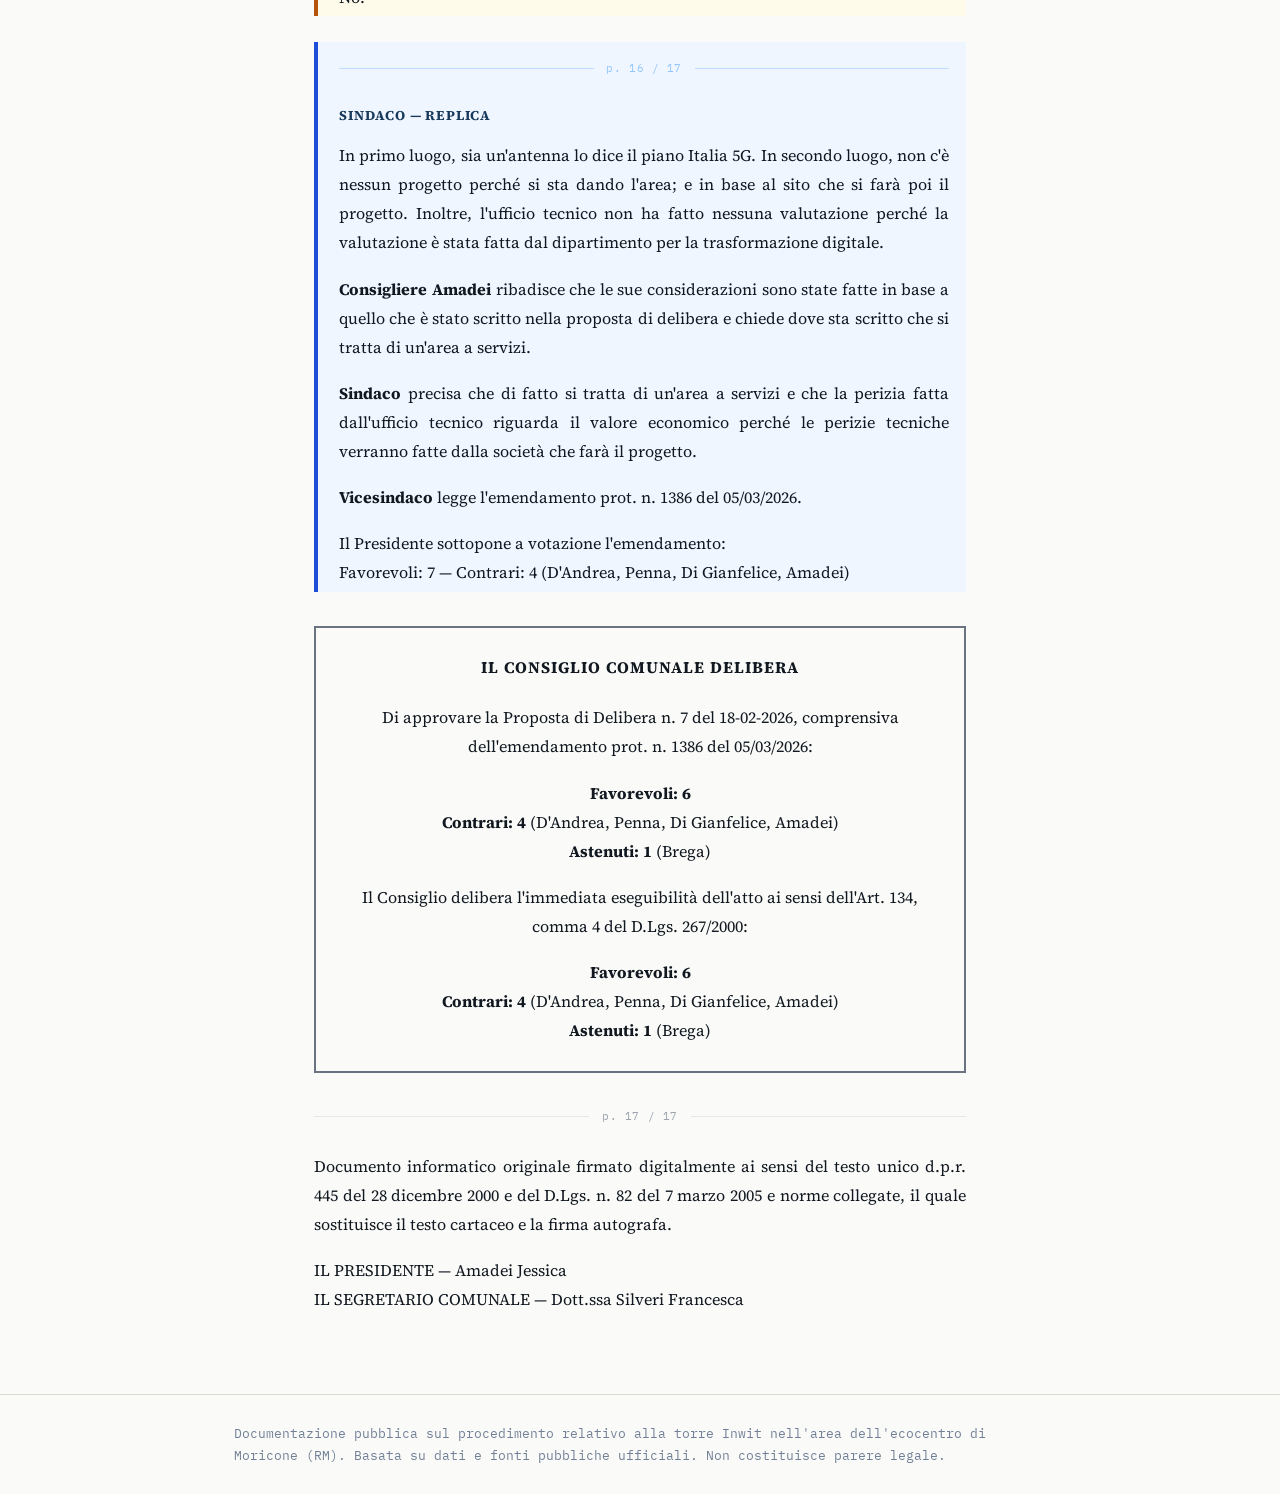
<file: delibera.html>
<!DOCTYPE html>
<html lang="it">
<head>
<meta charset="UTF-8">
<meta name="viewport" content="width=device-width, initial-scale=1.0">
<title>Delibera n. 9 del 5 marzo 2026 — testo integrale — Torre 5G Moricone</title>
<meta name="description" content="Testo integrale della delibera del Consiglio Comunale di Moricone n. 9 del 5 marzo 2026 sull'approvazione del sito per la torre 5G Inwit.">
<meta name="keywords" content="delibera 9 2026 Moricone testo integrale, Consiglio Comunale Moricone 5G, Inwit delibera Moricone, verbale seduta consiliare Moricone">
<meta name="robots" content="index, follow">
<link rel="canonical" href="https://torre5gmoricone.github.io/delibera.html">

<!-- Open Graph -->
<meta property="og:type" content="website">
<meta property="og:url" content="https://torre5gmoricone.github.io/delibera.html">
<meta property="og:title" content="Delibera n. 9 del 5 marzo 2026 — testo integrale — Torre 5G Moricone">
<meta property="og:description" content="Testo integrale della deliberazione del Consiglio Comunale di Moricone n. 9/2026 sull'infrastruttura multi-gestore Inwit nell'ambito del Piano Italia 5G.">
<meta property="og:image" content="https://torre5gmoricone.github.io/infografica_dislivello.png">
<meta property="og:locale" content="it_IT">
<meta property="og:site_name" content="Torre 5G Moricone">
<link rel="stylesheet" href="style.css">
<!-- Google tag (gtag.js) -->
<script async src="https://www.googletagmanager.com/gtag/js?id=G-VPWD5RY35S"></script>
<script>
  window.dataLayer = window.dataLayer || [];
  function gtag(){dataLayer.push(arguments);}
  gtag('js', new Date());
  gtag('config', 'G-VPWD5RY35S');
</script>
</head>
<body>

<header>
  <div class="container">
    <div class="site-title">Torre 5G Moricone</div>
<button class="nav-toggle" aria-label="Menu">&#9776;</button>
  </div>
</header>

<div class="mobile-quicknav">
  <a href="index.html">Home</a>
  <a href="comeprocede.html">Come procede</a>
  <a href="contratto.html">Il contratto</a>
  <a href="faq.html">FAQ</a>
</div>

<main>
  <div class="container container-narrow">

    <h1 class="page-title">Delibera n. 9 del 5 marzo 2026 — testo integrale</h1>

    <p class="page-subtitle">Deliberazione del Consiglio Comunale di Moricone. Fonte: albo pretorio del Comune di Moricone, pubblicazione n. 186 (16–31 marzo 2026). Il documento originale è scaricabile in PDF. Il testo completo è anche consultabile in questa pagina, trascritto integralmente.</p>

    <div style="margin: 2rem 0;">
      <a href="documents/delibera_del_consiglio_comunale.pdf" class="btn" download>Scarica il PDF della delibera →</a>
    </div>

    <!-- SCHEDA RIASSUNTIVA -->
    <div style="background: var(--blue-light); border: 1px solid #b8cfe8; border-radius: 4px; padding: 1.25rem 1.5rem; margin: 2rem 0;">
      <p style="margin: 0 0 0.2rem; font-weight: 700;">Delibera n. 9/2026 — Consiglio Comunale di Moricone</p>
      <p style="margin: 0 0 0.2rem; font-size: 0.9rem;">5 marzo 2026, ore 17:30 — Sessione straordinaria</p>
      <p style="margin: 0 0 0.2rem; font-size: 0.9rem;">Oggetto: individuazione area ecocentro per infrastruttura multi-gestore Inwit S.p.A. (Piano Italia 5G)</p>
      <p style="margin: 0 0 1.1rem; font-size: 0.9rem;">Esito: <strong>6 favorevoli</strong> · <strong>4 contrari</strong> · <strong>1 astenuto</strong></p>
      <p style="margin: 0; font-size: 0.85rem; font-family: var(--font-mono);">
        <a href="#preambolo">→ Preambolo</a> &nbsp;&nbsp;
        <a href="#dispositivo">→ Dispositivo</a> &nbsp;&nbsp;
        <a href="#discussione">→ Discussione</a> &nbsp;&nbsp;
        <a href="#amadei">→ Intervento Amadei</a> &nbsp;&nbsp;
        <a href="#voto">→ Voto</a>
      </p>
    </div>

    <hr style="border: none; border-top: 1px solid var(--border); margin: 2rem 0;">

    <!-- TESTO INTEGRALE -->
    <div class="delibera-text" style="font-size: 0.95rem; line-height: 1.8; text-align: justify; hyphens: auto;">

      <p><strong>Comune di Moricone (Città Metropolitana di Roma Capitale)</strong><br>
      DELIBERAZIONE DEL CONSIGLIO COMUNALE<br>
      Numero 9 Del 05-03-2026<br>
      OGGETTO: Approvazione realizzazione infrastruttura multi-gestore INWIT S.p.A. nell'ambito del Piano Italia 5G per area comunale sita in Moricone</p>

      <p>L'anno duemilaventisei il giorno cinque del mese di marzo alle ore 17:30 si è riunito nella Residenza Comunale in adunanza pubblica, in seguito a convocazione a norma di legge, in sessione Straordinaria in Prima convocazione in seduta Pubblica.</p>

      <p>Procedutosi all'appello nominale, dei Signori Consiglieri assegnati a questo Comune e in carica, risultano presenti: Pascazi Giovanni Battista, Amadei Jessica, Morelli Francesca, Passacantilli Fabio, Brega Francesca, D'Andrea Cristina, Molinari Davide, Penna Federico, Lucarelli Loris, Di Gianfelice Massimo, Colasanti Sonia.<br>
      In Carica n. 11, Presenti n. 11, Assenti n. 0.</p>

      <p>Assume la presidenza il Sig. Amadei Jessica in qualità di Presidente assistito dal Segretario Comunale, Dott.ssa Silveri Francesca.</p>

      <p>Il Presidente, accertato il numero legale dei presenti, dichiara aperta la seduta, invitando i presenti alla discussione sull'argomento in oggetto, regolarmente iscritto all'ordine del giorno.</p>

      <p>Dà pertanto lettura della Proposta di Delibera n. 7 del 18-02-2026 di pari oggetto, che testualmente recita:</p>

      <!-- PREAMBOLO -->
      <div id="preambolo" style="border-left: 4px solid #9ca3af; background: #f9fafb; padding: 1rem 1rem 0.25rem 1.25rem; margin: 1.5rem 0;">

        <p>VISTO il Piano di intervento pubblico Italia 5G, con il quale il Governo vuole incentivare la realizzazione delle infrastrutture di rete per lo sviluppo e la diffusione di reti mobili 5G nelle aree a fallimento di mercato su tutto il territorio nazionale;</p>

        <p>ATTESO CHE si tratta del primo Piano di investimenti pubblici, con una dotazione di 2,02 miliardi di euro, approvato dal Governo a sostegno dello sviluppo del mercato mobile in Italia;</p>

        <p>CHE il Piano Italia 5G è una delle iniziative previste nella Strategia italiana per la Banda Ultra Larga in attuazione del Piano Nazionale di Ripresa e Resilienza, con il fine di soddisfare pienamente il fabbisogno di connettività mobile e di fornire servizi mobili innovativi e ad elevate prestazioni;</p>

        <div style="display:flex;align-items:center;margin:1.5rem 0;gap:0.75rem;">
          <div style="flex:1;height:1px;background:#e5e7eb;"></div>
          <span style="font-family:var(--font-mono);font-size:0.65rem;color:#9ca3af;white-space:nowrap;letter-spacing:0.05em;">p. 2 / 17</span>
          <div style="flex:1;height:1px;background:#e5e7eb;"></div>
        </div>

        <p>CHE il Piano ha l'obiettivo di incentivare la diffusione di reti mobili 5G in grado di assicurare un significativo salto di qualità della connettività radiomobile mediante rilegamenti in fibra ottica delle stazioni radio base (SRB) e la densificazione delle infrastrutture di rete, al fine di garantire la velocità ad almeno 150 Mbit/s in downlink e 30 Mbit/s in uplink, in aree in cui non è presente, né lo sarà nei prossimi cinque anni, alcuna rete idonea a fornire connettività a 30 Mbit/s in tipiche condizioni di punta del traffico;</p>

        <p>CHE il 21 marzo 2022 sono stati pubblicati due bandi per lo sviluppo delle reti 5G in Italia; due interventi, per un totale di 3,7 miliardi di euro, finalizzati a rilegare in fibra ottica più di 10.000 siti radiomobili esistenti e a realizzare nuovi siti radiomobili 5G in più di 2000 aree del Paese;</p>

        <p>CHE il finanziamento pubblico previsto dai bandi arriverà a coprire fino al 90% del costo complessivo delle opere;</p>

        <p>CHE il secondo bando incentiva la realizzazione di nuove infrastrutture di rete mobili (fibra, infrastrutture e componenti elettroniche) con velocità di trasmissione di almeno 150 Mbit/s in downlink e 30 Mbit/s in uplink, anch'esse finanziate fino al 90% del costo complessivo;</p>

        <p>CHE il 28 giugno 2022 è stato aggiudicato il bando, con l'assegnazione di circa 346 milioni di euro;</p>

        <p>CHE il 13 luglio 2021 il Piano Nazionale di Ripresa e Resilienza dell'Italia (PNRR) è stato definitivamente approvato con Decisione di esecuzione del Consiglio, che ha recepito la proposta della Commissione europea e che, in particolare, il Piano Italia 5G fa parte della Componente 1, Missione 2, Investimento 3.2. del piano PNRR;</p>

        <p>CHE a partire dal 10 giugno al 31 agosto 2021 è stata effettuata la mappatura su tutto il territorio nazionale per individuare le aree nelle quali è necessario un intervento pubblico volto a raggiungere gli obiettivi di connettività previsti nel Piano "Italia 5G", nell'ambito della "Strategia nazionale per la banda ultralarga – Verso la Gigabit Society". 4 operatori (Iliad Italia s.p.a., Telecom Italia s.p.a., Vodafone Italia s.p.a. e Wind Tre s.p.a.) hanno partecipato;</p>

        <p>CHE dal 16 novembre al 15 dicembre 2021 si è svolta la consultazione pubblica sulla bozza del Piano Italia 5G;</p>

        <div style="display:flex;align-items:center;margin:1.5rem 0;gap:0.75rem;">
          <div style="flex:1;height:1px;background:#e5e7eb;"></div>
          <span style="font-family:var(--font-mono);font-size:0.65rem;color:#9ca3af;white-space:nowrap;letter-spacing:0.05em;">p. 3 / 17</span>
          <div style="flex:1;height:1px;background:#e5e7eb;"></div>
        </div>

        <p>CHE il 1 febbraio 2022, in base al riscontro ottenuto dagli operatori nell'ambito della consultazione pubblica effettuata, il Piano Italia 5G è stato notificato alla Commissione europea per la richiesta di aiuto di stato;</p>

        <p>CHE il 21 marzo 2022 sono stati pubblicati i due bandi per lo sviluppo delle reti 5G in Italia;</p>

        <p>CHE il 13 giugno 2022 è stata assegnata la gara per potenziare le reti radiomobili 5G;</p>

        <p>CHE il 28 giugno 2022 è stata assegnata la gara per la densificazione delle reti 5G;</p>

        <p>CHE il 29 luglio 2022 sono stati firmati i contratti per l'avvio dei lavori relativi ai bandi Italia 5G e Italia a 1 Giga;</p>

        <p>CHE in data 12 febbraio 2025 la Soc. INWIT, risultata aggiudicataria del lotto 1 Lazio, Piemonte, Valle d'Aosta, Codice Commessa ITAPNRR5GCO1 - CUP B37G21000110004, all'interno del quale è inserito il Comune di Moricone, ha inoltrato al Comune apposita richiesta di disponibilità di un'area di proprietà comunale per la realizzazione di una infrastruttura multi-gestore di INWIT Spa nel territorio del Comune di Moricone e ricadente nella zona indicata nell'allegata planimetria, inserita nel Piano PNRR del Governo Codice sito NIN51494;</p>

        <p>CHE il Dipartimento per la Trasformazione Digitale (DTD) della Presidenza del Consiglio dei Ministri in quanto Amministrazione Titolare degli interventi, da attuare mediante il Soggetto Attuatore Infratel Italia S.p.A., in data 6 marzo 2025 ha contattato il Comune per comunicare l'inserimento dello stesso nell'elenco dei 1072 Comuni nei quali verranno realizzati 1300 nuovi impianti;</p>

        <p>CHE nell'incontro in videoconferenza del 6 marzo 2025, al quale, oltre ai rappresentanti del Dipartimento per la Trasformazione Digitale (DTD) della Presidenza del Consiglio dei Ministri, hanno partecipato anche i rappresentanti della Soc. INWIT, che realizzerà l'infrastruttura in oggetto, oltre ad illustrare le finalità dell'intervento è stato oggetto di confronto il sito individuato per la realizzazione dell'antenna;</p>

        <p>CONSIDERATO CHE a seguito di una verifica da parte dell'Ufficio Tecnico si è evidenziato che il sito scelto non soddisfacesse la necessità di coprire le zone non raggiunte dal segnale, l'Amministrazione individuava il nuovo sito nell'area di proprietà del Comune adiacente il depuratore e l'Ecocentro e lo comunicava sia al Dipartimento per la Trasformazione Digitale (DTD) della Presidenza del Consiglio dei Ministri sia alla Soc. INWIT, trasmettendo la relativa documentazione di inquadramento territoriale dell'area;</p>

        <p>CHE a seguito di un nuovo incontro in videoconferenza, tenutosi il 17 settembre 2025, i tecnici della Soc. INWIT evidenziavano che il nuovo sito, individuato dal Comune,</p>

        <div style="display:flex;align-items:center;margin:1.5rem 0;gap:0.75rem;">
          <div style="flex:1;height:1px;background:#e5e7eb;"></div>
          <span style="font-family:var(--font-mono);font-size:0.65rem;color:#9ca3af;white-space:nowrap;letter-spacing:0.05em;">p. 4 / 17</span>
          <div style="flex:1;height:1px;background:#e5e7eb;"></div>
        </div>

        <p>soddisfaceva tutte le esigenze poste a fondamento dell'installazione dell'antenna e si concordava un sopralluogo, assieme all'Ufficio Tecnico del Comune, per il giorno 25 settembre;</p>

        <p>CHE a seguito del sopralluogo del giorno 25 settembre, i tecnici della INWIT comunicavano per le vie brevi al Comune, che lo stesso aveva dato esito positivo;</p>

        <p>CHE in data 23 ottobre 2025, si teneva un nuovo incontro presso il sito individuato per delimitare l'area oggetto di intervento, sita nel Comune di Moricone (RM), Strada delle Prata s.n.c., distinta al catasto: Agenzia delle Entrate – Catasto Terreni, Foglio 15, p.lla 116;</p>

        <p>CHE a seguito di alcune valutazioni di carattere tecnico e giuridico si conveniva che un contratto di locazione per l'area messa a disposizione della Soc. INWIT per la realizzazione della suddetta infrastruttura, fosse più funzionale rispetto alla costituzione di un diritto di superficie;</p>

        <p>CHE l'area individuata, oggetto di intervento, risulta appartenere al patrimonio disponibile del Comune di Moricone;</p>

        <p>VISTA la perizia di stima redatta dall'Ufficio Tecnico che viene allegata alla presente deliberazione;</p>

        <p>ATTESO CHE la Soc. INWIT ha comunicato, con nota prot. 8194 del 22-12-2025, la propria disponibilità a riconoscere al Comune un canone annuo di €5.000,00, per la durata del contratto di locazione;</p>

        <p>VISTA la bozza di contratto di locazione che viene allegata alla presente deliberazione;</p>

        <p>RITENUTO di dover procedere in merito;</p>

        <p>VISTO il D.lgs. n. 267/2000 e ss.mm.ii.;<br>
        VISTA la Legge n. 242/1990 e ss.mm.ii.;<br>
        VISTO il Piano Italia 5G;<br>
        VISTO il Piano Nazionale di Ripresa e Resilienza - Componente 1, Missione 2, Investimento 3.2;<br>
        VISTO il vigente Statuto e il Regolamento di contabilità del Comune;<br>
        VISTO il vigente Regolamento sull'ordinamento degli Uffici e dei Servizi;</p>

      </div><!-- fine preambolo -->

      <!-- DISPOSITIVO -->
      <div id="dispositivo" style="border-left: 4px solid #166534; background: #f0fdf4; padding: 1rem 1rem 0.25rem 1.25rem; margin: 1.5rem 0;">

        <p>PROPONE di richiamare la premessa quale parte integrante e sostanziale del presente provvedimento, per cui si intende qui integralmente trascritta e ne costituisce motivazione, ai sensi del vigente art. 3 della Legge 241/1990;</p>

        <div style="display:flex;align-items:center;margin:1.5rem 0;gap:0.75rem;">
          <div style="flex:1;height:1px;background:#bbf7d0;"></div>
          <span style="font-family:var(--font-mono);font-size:0.65rem;color:#86efac;white-space:nowrap;letter-spacing:0.05em;">p. 5 / 17</span>
          <div style="flex:1;height:1px;background:#bbf7d0;"></div>
        </div>

        <p>di approvare la realizzazione di una antenna infrastruttura multi-gestore di INWIT Spa di cui al Piano Italia 5G, al fine di soddisfare pienamente il fabbisogno di connettività mobile e di fornire servizi mobili innovativi e ad elevate prestazioni, soprattutto in quelle aree non servite dalla fibra;</p>

        <p>di approvare la perizia di stima dell'area da dare in locazione alla S.p.A. INWIT per 6 (sei) anni, rinnovabile di 6 anni in 6 anni, redatta dal Settore Tecnico-Ufficio Urbanistico, che alla presente viene allegata;</p>

        <p>di approvare la bozza di Contratto di Locazione, che alla presente si allega;</p>

        <p>di dare mandato al Responsabile del Settore 3° - Tecnico e al Responsabile del Settore 2° Finanziario, per quanto di propria competenza, a predisporre gli atti conseguenziali.</p>

      </div><!-- fine dispositivo -->

      <!-- DISCUSSIONE -->
      <p id="discussione" style="text-align: center; font-weight: 700; letter-spacing: 0.06em; margin: 2.5rem 0 1rem;">— DISCUSSIONE IN SEDUTA CONSILIARE —</p>

      <p>Il Segretario Comunale chiede a ciascun consigliere la sussistenza o meno di motivi di conflitto di interessi sulla proposta in oggetto. Nessun Consigliere comunale dichiara di avere conflitti di interesse.</p>

      <!-- SINDACO -->
      <div style="border-left: 4px solid #1d4ed8; background: #eff6ff; padding: 1rem 1rem 0.25rem 1.25rem; margin: 1.5rem 0;">

        <p style="font-weight: 700; color: var(--blue); font-size: 0.8rem; text-transform: uppercase; letter-spacing: 0.06em; margin-bottom: 0.75rem;">Sindaco</p>

        <p>Il Governo italiano nel 2022 ha approvato il PIANO ITALIA 5G, come una delle iniziative previste nella Strategia italiana con la quale il Governo, in attuazione del Piano Nazionale di Ripresa e Resilienza, si prefigge di soddisfare pienamente il fabbisogno di connettività mobile e di fornire servizi mobili innovativi e ad elevate prestazioni.</p>

        <p>Il Piano ha l'obiettivo di incentivare la diffusione di reti mobili 5G in grado di assicurare un significativo salto di qualità della connettività radiomobile mediante rilegamenti in fibra ottica delle stazioni radio base (SRB) e la densificazione delle infrastrutture di rete, al fine di garantire la velocità ad almeno 150 Mbit/s in downlink e 30 Mbit/s in uplink, in aree in cui non è presente, né lo sarà nei prossimi cinque anni, alcuna rete idonea a fornire connettività a 30 Mbit/s in tipiche condizioni di punta del traffico.</p>

        <p>In data 6 marzo 2025 il Dipartimento per la Trasformazione Digitale (DTD) della Presidenza del Consiglio dei Ministri contattava il Comune per comunicare l'inserimento dello stesso nell'elenco dei 1072 Comuni nei quali realizzare 1300 nuovi impianti.</p>

        <div style="display:flex;align-items:center;margin:1.5rem 0;gap:0.75rem;">
          <div style="flex:1;height:1px;background:#bfdbfe;"></div>
          <span style="font-family:var(--font-mono);font-size:0.65rem;color:#93c5fd;white-space:nowrap;letter-spacing:0.05em;">p. 6 / 17</span>
          <div style="flex:1;height:1px;background:#bfdbfe;"></div>
        </div>

        <p>Successivamente, durante l'estate il Comune partecipava a diverse videoconferenze organizzate dal Dipartimento per la Trasformazione Digitale e con la partecipazione della Soc. INWIT.</p>

        <p>Nel mese di luglio il Comune evidenziava che la scelta del sito effettuata dai tecnici della Soc. INWIT non soddisfaceva l'esigenza di coprire le cosiddette "zone bianche", ovvero aree a fallimento di mercato, e si riservava di valutare un nuovo sito più funzionale al raggiungimento degli obiettivi posti dal Piano.</p>

        <p>Nel mese di agosto a seguito di alcune valutazioni effettuate con l'ausilio dell'Ufficio Tecnico, si procedeva alla individuazione del nuovo sito in Località Le Prata, nell'area dove si sviluppa il depuratore comunale e l'ecocentro per il conferimento dei rifiuti differenziati.</p>

        <p>Nel mese di settembre a seguito di diversi sopralluoghi con i tecnici della INWIT, il sito in oggetto veniva approvato e, quindi, venivano avviati incontri non formali per definire la procedura per arrivare alla definizione dei diversi step necessari per arrivare alla realizzazione della suddetta infrastruttura.</p>

        <p>Ebben in questi giorni abbiamo assistito al diffondersi di un certo allarmismo sugli effetti che questa infrastruttura avrebbe avuto sulla salute delle persone, tanto che è stata avviata persino una raccolta firme. Non è nostra intenzione aprire una discussione sulla forma e sulle modalità di raccolta delle firme, ma riteniamo opportuno ricondurre la discussione su dati certi e incontrovertibili, al fine di informare correttamente la nostra comunità.</p>

        <p style="font-weight: 700; text-transform: uppercase; font-size: 0.85rem; letter-spacing: 0.03em; margin-top: 2rem;">Primo punto — Inquadramento sistematico della normativa</p>

        <p>Le stazioni radio base (SRB) per telefonia mobile, oggi dedicate sempre più frequentemente ai servizi 5G, rappresentano un segmento importante dell'infrastruttura nazionale per le comunicazioni elettroniche. La loro diffusione capillare sul territorio nazionale risponde ad una esigenza di copertura del servizio che, nel contesto tecnologico attuale, finisce per assumere una dimensione strategica economica, sociale ed istituzionale.</p>

        <p>Il riferimento normativo centrale è costituito dal D.Lgs. n. 259 del 1 agosto 2003 (Codice delle comunicazioni elettroniche), così come modificato dal D.Lgs. n. 207 dell'8 novembre 2021. Con quest'ultimo decreto legislativo, il Governo ha dato piena attuazione al Codice europeo delle comunicazioni elettroniche. In questo quadro normativo le infrastrutture pubbliche di comunicazione sono qualificate come opere di pubblica utilità e, pertanto, sono assimilate alle opere di urbanizzazione primaria.</p>

        <div style="display:flex;align-items:center;margin:1.5rem 0;gap:0.75rem;">
          <div style="flex:1;height:1px;background:#bfdbfe;"></div>
          <span style="font-family:var(--font-mono);font-size:0.65rem;color:#93c5fd;white-space:nowrap;letter-spacing:0.05em;">p. 7 / 17</span>
          <div style="flex:1;height:1px;background:#bfdbfe;"></div>
        </div>

        <p>A tale proposito l'art. 86 del Codice prevede espressamente che le infrastrutture di reti pubbliche di comunicazione siano considerate opere di urbanizzazione primaria. Tale qualifica ha un impatto decisivo sul piano urbanistico, in quanto implica una compatibilità tendenziale con ogni destinazione di zona, salva la presenza di vincoli specifici e puntuali.</p>

        <p>SENTENZA del TAR Lombardia-Milano n. 395/2026, Sez. II: contribuisce ad offrire un'ulteriore e significativa conferma dell'orientamento giurisprudenziale consolidato in materia.</p>

        <p style="font-weight: 700; text-transform: uppercase; font-size: 0.85rem; letter-spacing: 0.03em; margin-top: 2rem;">Secondo punto — Compatibilità urbanistica diffusa</p>

        <p>Con la pronuncia n. 395/2026, il T.A.R. Lombardia - Milano ribadisce che le stazioni radio base per telefonia mobile e servizi 5G costituiscono opere di urbanizzazione primaria con carattere di pubblica utilità, la cui localizzazione è, in linea generale, compatibile con qualsiasi destinazione urbanistica. La pianificazione urbanistica comunale non può tradursi in uno strumento di interdizione generalizzata della installazione delle SRB in determinate zone omogenee.</p>

        <p style="font-weight: 700; text-transform: uppercase; font-size: 0.85rem; letter-spacing: 0.03em; margin-top: 2rem;">Terzo punto — Limite ai divieti assoluti e generalizzati</p>

        <p>Con la sentenza Cons. Stato, sez. VI, 20 novembre 2024, n. 9328, è stata affermata l'illegittimità di previsioni regolamentari che, sotto la veste di criteri localizzativi, si risolvano in divieti assoluti di installazione in intere categorie di aree urbanistiche. Il Consiglio di Stato ha ribadito che la qualificazione degli impianti TLC come opere di urbanizzazione primaria comporta la necessità di garantirne l'effettiva possibilità di localizzazione sull'intero territorio comunale.</p>

        <div style="display:flex;align-items:center;margin:1.5rem 0;gap:0.75rem;">
          <div style="flex:1;height:1px;background:#bfdbfe;"></div>
          <span style="font-family:var(--font-mono);font-size:0.65rem;color:#93c5fd;white-space:nowrap;letter-spacing:0.05em;">p. 8 / 17</span>
          <div style="flex:1;height:1px;background:#bfdbfe;"></div>
        </div>

        <p>Nella stessa direzione va la sentenza del Cons. Stato, sez. VI, 6 febbraio 2024, n. 1200, la quale ha censurato i diversi tentativi comunali che, pur individuando "aree idonee", finiscano per escludere di fatto tutte le altre zone, determinando un effetto di chiusura territoriale incompatibile con il quadro normativo statale.</p>

        <p>Il potere regolamentare comunale ex art. 8 della legge 22 febbraio 2001, n. 36 non può spingersi fino a introdurre misure che si traducano in una compressione sostanziale e indiscriminata dell'iniziativa degli operatori.</p>

        <p style="font-weight: 700; text-transform: uppercase; font-size: 0.85rem; letter-spacing: 0.03em; margin-top: 2rem;">Quarto punto — Il procedimento autorizzatorio e il silenzio assenso</p>

        <p>L'art. 44 del Codice delle comunicazioni elettroniche prevede un procedimento caratterizzato da termini stringenti, al cui spirare si forma il silenzio-assenso. La sentenza del Cons. Stato, sez. VI, 27 dicembre 2023, n. 11203, ha riaffermato la centralità di tale meccanismo, chiarendo che il titolo abilitativo tacito è pienamente idoneo a legittimare l'intervento.</p>

        <p style="font-weight: 700; text-transform: uppercase; font-size: 0.85rem; letter-spacing: 0.03em; margin-top: 2rem;">Quinto punto — Siti sensibili, distanze e art. 8, comma 2 bis Legge n. 36/2001</p>

        <p>Il Consiglio di Stato, sez. VI, 2 dicembre 2025, n. 9464, ha affrontato il tema delle distanze, chiarendo che l'art. 8, comma 2-bis, della Legge 36/2001 consente agli enti locali di individuare criteri localizzativi, ma non di introdurre vincoli tali da rendere impossibile o eccessivamente gravosa la realizzazione della rete. Il principio di proporzionalità assume un rilievo decisivo: le misure di tutela devono essere sorrette da un'adeguata istruttoria tecnica e non possono tradursi in un divieto generalizzato mascherato.</p>

        <p style="font-weight: 700; text-transform: uppercase; font-size: 0.85rem; letter-spacing: 0.03em; margin-top: 2rem;">Sesto punto — Il potere regolamentare comunale tra autonomia e limiti costituzionali</p>

        <div style="display:flex;align-items:center;margin:1.5rem 0;gap:0.75rem;">
          <div style="flex:1;height:1px;background:#bfdbfe;"></div>
          <span style="font-family:var(--font-mono);font-size:0.65rem;color:#93c5fd;white-space:nowrap;letter-spacing:0.05em;">p. 9 / 17</span>
          <div style="flex:1;height:1px;background:#bfdbfe;"></div>
        </div>

        <p>La Corte costituzionale, con sentenza n. 108/2025, ha ribadito che la disciplina delle infrastrutture di comunicazione elettronica rientra nella competenza esclusiva statale in materia di "ordinamento della comunicazione" e "tutela della concorrenza" (art. 117, secondo comma, lett. e) ed l), Cost.). Le Regioni e gli enti locali non possono introdurre disposizioni che alterino l'equilibrio definito dal legislatore statale.</p>

        <p style="font-weight: 700; text-transform: uppercase; font-size: 0.85rem; letter-spacing: 0.03em; margin-top: 2rem;">Settimo punto — Il principio di copertura del servizio e la tutela della concorrenza</p>

        <p>La diffusione delle reti 5G implica una densificazione degli impianti, con installazioni di minore potenza ma più ravvicinate. Con la sentenza del Cons. Stato, sez. VII, 8 maggio 2023, n. 4583, è stato affermato che la regolazione comunale deve armonizzarsi con l'esigenza di assicurare la copertura del territorio, evitando soluzioni che, pur formalmente legittime, compromettano la funzionalità della rete.</p>

        <p style="font-weight: 700; text-transform: uppercase; font-size: 0.85rem; letter-spacing: 0.03em; margin-top: 2rem;">Ottavo punto — Il bilanciamento con la tutela della salute e dell'ambiente</p>

        <p>Il sistema normativo italiano prevede limiti di esposizione ai campi elettromagnetici tra i più rigorosi in Europa, fissati dal d.P.C.M. 8 luglio 2003 e aggiornati dal legislatore nel 2023. La giurisprudenza amministrativa ha costantemente affermato che la valutazione del rispetto dei limiti elettromagnetici compete agli organi tecnici (ARPA), mentre l'amministrazione comunale non può sovrapporre valutazioni discrezionali prive di fondamento scientifico.</p>

        <div style="display:flex;align-items:center;margin:1.5rem 0;gap:0.75rem;">
          <div style="flex:1;height:1px;background:#bfdbfe;"></div>
          <span style="font-family:var(--font-mono);font-size:0.65rem;color:#93c5fd;white-space:nowrap;letter-spacing:0.05em;">p. 10 / 17</span>
          <div style="flex:1;height:1px;background:#bfdbfe;"></div>
        </div>

        <p>La giurisprudenza ha chiarito che la compatibilità urbanistica delle SRB non esclude la necessità di un'attenta verifica tecnica, ma impedisce che il tema sanitario divenga lo strumento per introdurre divieti generalizzati non previsti dall'ordinamento.</p>

        <p>Tra gli studi scientifici citati: ricercatori del Constructor University di Brema (PNAS Nexus, luglio 2024); National Toxicology Program statunitense; National Cancer Institute; Children Oncology Group; ENEA nell'ambito del progetto europeo SEAWave.</p>

        <p style="font-weight: 700; text-transform: uppercase; font-size: 0.85rem; letter-spacing: 0.03em; margin-top: 2rem;">Conclusioni</p>

        <ol>
          <li>Le stazioni radio base costituiscono opere di urbanizzazione primaria con carattere di pubblica utilità;</li>
          <li>la loro localizzazione è, in linea generale, compatibile con qualsiasi destinazione urbanistica;</li>
        </ol>

        <div style="display:flex;align-items:center;margin:1.5rem 0;gap:0.75rem;">
          <div style="flex:1;height:1px;background:#bfdbfe;"></div>
          <span style="font-family:var(--font-mono);font-size:0.65rem;color:#93c5fd;white-space:nowrap;letter-spacing:0.05em;">p. 11 / 17</span>
          <div style="flex:1;height:1px;background:#bfdbfe;"></div>
        </div>

        <ol start="3">
          <li>i regolamenti comunali non possono introdurre divieti assoluti o generalizzati, né criteri localizzativi tali da svuotare di contenuto la possibilità di installazione;</li>
          <li>il procedimento autorizzatorio è improntato a celerità e semplificazione, con valorizzazione del silenzio-assenso;</li>
          <li>le esigenze di tutela della salute devono essere perseguite nel rispetto del quadro normativo statale e dei principi di proporzionalità e ragionevolezza.</li>
        </ol>

        <p>La Soc. INWIT, nella richiesta di disponibilità di un'area, dichiara che qualora il Comune non dia riscontro, si riterrà libera di rivolgersi a privati presenti nel territorio.</p>

        <p>Il Sindaco precisa che questa sera il Consiglio non sta approvando la realizzazione dell'antenna, ma si sta limitando ad individuare l'area dove la stessa andrà realizzata, una volta presentata l'istanza di permesso a costruire, completa di tutte le autorizzazioni che devono accompagnare il progetto così come stabilito dalla normativa vigente.</p>

        <div style="display:flex;align-items:center;margin:1.5rem 0;gap:0.75rem;">
          <div style="flex:1;height:1px;background:#bfdbfe;"></div>
          <span style="font-family:var(--font-mono);font-size:0.65rem;color:#93c5fd;white-space:nowrap;letter-spacing:0.05em;">p. 12 / 17</span>
          <div style="flex:1;height:1px;background:#bfdbfe;"></div>
        </div>

        <p>L'ARPA ha un ruolo determinante nella protezione dai campi elettromagnetici, svolgendo: valutazione preventiva ai fini autorizzativi; accertamento della conformità dei limiti di esposizione; monitoraggio ambientale.</p>

        <p>Il monitoraggio continuativo delle emissioni rappresenta uno strumento fondamentale per garantire che le Società che gestiscono questi impianti rispettino i limiti fissati dalla normativa vigente.</p>

        <div style="display:flex;align-items:center;margin:1.5rem 0;gap:0.75rem;">
          <div style="flex:1;height:1px;background:#bfdbfe;"></div>
          <span style="font-family:var(--font-mono);font-size:0.65rem;color:#93c5fd;white-space:nowrap;letter-spacing:0.05em;">p. 13 / 17</span>
          <div style="flex:1;height:1px;background:#bfdbfe;"></div>
        </div>

        <p>Comunque, a breve verrà promosso un incontro pubblico nel quale spiegheremo le ragioni di questa scelta ed apriremo un confronto con la cittadinanza.</p>

        <p>Successivamente il Sindaco informa il consiglio della presentazione, con prot. n. 1386 del 05/03/2026, di un emendamento alla bozza di contratto di locazione allegato alla presente proposta di deliberazione.</p>

      </div><!-- fine sindaco -->

      <!-- CONSIGLIERE D'ANDREA -->
      <div style="border-left: 4px solid #6b7280; padding: 1rem 1rem 0.25rem 1.25rem; margin: 1.5rem 0;">
        <p style="font-weight: 700; font-size: 0.8rem; text-transform: uppercase; letter-spacing: 0.06em; margin-bottom: 0.75rem; color: var(--ink-mid);">Consigliere D'Andrea</p>
        <p>Dice di dispiacersi delle sentenze citate dal Sindaco perché il Comune effettivamente i regolamenti ce li ha. Prosegue dicendo che nessuno può scrivere che non ci siano effetti e comunque non sembra bello per i cittadini perché si deve fare quello che vogliono i cittadini. Afferma inoltre di non credere che non ci sia un altro pezzo di terreno dove le case non si vedano e che nessuno può mettere nero su bianco che non si riscontrano problemi di salute. Infine esorta il Sindaco a trovare un altro posto e ad accontentare la maggioranza della popolazione.</p>
      </div>

      <!-- CONSIGLIERE MOLINARI -->
      <div style="border-left: 4px solid #6b7280; padding: 1rem 1rem 0.25rem 1.25rem; margin: 1.5rem 0;">
        <p style="font-weight: 700; font-size: 0.8rem; text-transform: uppercase; letter-spacing: 0.06em; margin-bottom: 0.75rem; color: var(--ink-mid);">Consigliere Molinari</p>
        <p>L'antenna purtroppo sarà installata. Ce lo impone la legge, ce lo impongono le sentenze che si sono susseguite e ce lo fa capire la stessa INWIT che nella propria manifestazione di interesse chiarisce come nel caso di diniego da parte dell'amministrazione provvederà a ricercare un soggetto privato. Proprio su queste ragioni si basa la scelta dell'amministrazione di assumersi la responsabilità di gestire il procedimento di installazione e la sua eventuale successiva gestione. Concludo ribadendo che assumerci oggi la responsabilità di autorizzare l'avvio delle pratiche per l'installazione dell'antenna è un atto dovuto nel nostro ruolo di amministratori.</p>
      </div>

      <!-- AMADEI -->
      <div id="amadei" style="border-left: 4px solid var(--amber); background: var(--amber-bg); padding: 1rem 1rem 0.25rem 1.25rem; margin: 1.5rem 0;">

        <p style="font-weight: 700; color: var(--amber); font-size: 0.8rem; text-transform: uppercase; letter-spacing: 0.06em; margin-bottom: 0.75rem;">Consigliere Amadei — Intervento integrale trascritto su richiesta</p>

        <p>Chiedo che questo mio intervento, svolto in qualità di consigliere comunale, venga riportato integralmente nel corpo della delibera e non come allegato della stessa.</p>

        <div style="display:flex;align-items:center;margin:1.5rem 0;gap:0.75rem;">
          <div style="flex:1;height:1px;background:#fde68a;"></div>
          <span style="font-family:var(--font-mono);font-size:0.65rem;color:#fbbf24;white-space:nowrap;letter-spacing:0.05em;">p. 14 / 17</span>
          <div style="flex:1;height:1px;background:#fde68a;"></div>
        </div>

        <p>Acquisiti gli atti e la proposta di delibera n. 7 trasmessa tramite P.E.C. il giorno 02/03/2026, si rappresenta: per poter deliberare questo punto è necessario conoscere maggiormente quanto riportato nei documenti presenti in delibera e non disponibili. Nella "Richiesta di disponibilità di un'area di proprietà comunale per la realizzazione di una infrastruttura multi-gestore da parte di INWIT Spa" emerge che sia stata individuata un'area del Comune che non è quella oggetto di dibattito oggi, ovvero Strada delle Prata. Quindi inizialmente l'area era un'altra.</p>

        <p>L'area è stata modificata, sempre leggendo la proposta di delibera, perché "a seguito di una verifica da parte dell'Ufficio Tecnico si è evidenziato che il sito scelto non soddisfacesse le necessità di coprire le zone non raggiunte dal segnale". <em>Mi chiedo: quali mezzi ha utilizzato il Comune per eseguire una simile valutazione e su quale perizia è scritto tutto ciò? Come mai oggi ci troviamo dei documenti che tutto ciò non lo riportano?</em> Proseguendo si legge: "l'Amministrazione individuava il nuovo sito nell'area di proprietà del Comune adiacente il depuratore e l'Eco centro e lo comunicava al Dipartimento…", anche qui la domanda è: <em>su che base è stata individuata quell'area? Dov'è la perizia tecnica? Dove sono i documenti che attestano che questo studio è stato fatto e da quell'area il segnale arriva a destinazione?</em></p>

        <p>Nonostante la validità di un Regolamento per l'installazione delle antenne (Delibera del Consiglio Comunale n. 34/2005), si è deciso di individuare un'area diversa per l'installazione di un'infrastruttura multi-gestore per le antenne 5G, individuandola vicino a delle abitazioni, senza dare informazione preventiva alla cittadinanza.</p>

        <div style="display:flex;align-items:center;margin:1.5rem 0;gap:0.75rem;">
          <div style="flex:1;height:1px;background:#fde68a;"></div>
          <span style="font-family:var(--font-mono);font-size:0.65rem;color:#fbbf24;white-space:nowrap;letter-spacing:0.05em;">p. 15 / 17</span>
          <div style="flex:1;height:1px;background:#fde68a;"></div>
        </div>

        <p style="font-style: italic; padding-left: 0.75rem; color: var(--ink-mid);">In ragione di ciò, quali rilievi tecnici documentabili potete mostrare a quest'aula consiliare per assicurare che il luogo individuato, uno dei punti più bassi del paese, sia effettivamente funzionale al suo scopo? Sono stati eseguiti sopralluoghi nell'area individuata dal Regolamento del 2005? Quali strumenti sono stati adottati per definire quell'area migliore rispetto a quella individuata da INWIT o quella prevista nel vigente Regolamento per l'installazione di antenne? È stato fatto uno studio rispetto a questo?</p>

        <p>Concludo la disamina: sono state svolte videoconferenze in cui INWIT "ha evidenziato che il nuovo sito soddisfaceva tutte le esigenze" e due sopralluoghi dove l'azienda "per le vie brevi dava esito positivo" e delimitava "l'area oggetto di intervento". <em>Le mie domande sono: dove sono i verbali delle riunioni e dei sopralluoghi? Dove sono le perizie tecniche che definiscono idonea Strada delle Prata? Per quale motivo nell'ultimo sopralluogo di ottobre veniva delimitata un'area se il Comune ancora non aveva dato l'ok a procedere?</em></p>

        <p>Si sta chiedendo di approvare tutto ciò senza i documenti necessari per comprendere quali sono state le valutazioni tecniche, di approvare una bozza di contratto di locazione in cui viene indicato che l'azienda potrà far installare qualsiasi tipo di antenna, con qualunque tecnologia esistente o futura. Io voterò No.</p>

      </div><!-- fine amadei -->

      <!-- SINDACO REPLICA + ALTRI + VOTAZIONE EMENDAMENTO -->
      <div id="sindaco-replica" style="border-left: 4px solid #1d4ed8; background: #eff6ff; padding: 1rem 1rem 0.25rem 1.25rem; margin: 1.5rem 0;">

        <div style="display:flex;align-items:center;margin:0 0 1.5rem;gap:0.75rem;">
          <div style="flex:1;height:1px;background:#bfdbfe;"></div>
          <span style="font-family:var(--font-mono);font-size:0.65rem;color:#93c5fd;white-space:nowrap;letter-spacing:0.05em;">p. 16 / 17</span>
          <div style="flex:1;height:1px;background:#bfdbfe;"></div>
        </div>

        <p style="font-weight: 700; color: var(--blue); font-size: 0.8rem; text-transform: uppercase; letter-spacing: 0.06em; margin-bottom: 0.75rem;">Sindaco — replica</p>

        <p>In primo luogo, sia un'antenna lo dice il piano Italia 5G. In secondo luogo, non c'è nessun progetto perché si sta dando l'area; e in base al sito che si farà poi il progetto. Inoltre, l'ufficio tecnico non ha fatto nessuna valutazione perché la valutazione è stata fatta dal dipartimento per la trasformazione digitale.</p>

        <p><strong>Consigliere Amadei</strong> ribadisce che le sue considerazioni sono state fatte in base a quello che è stato scritto nella proposta di delibera e chiede dove sta scritto che si tratta di un'area a servizi.</p>

        <p><strong>Sindaco</strong> precisa che di fatto si tratta di un'area a servizi e che la perizia fatta dall'ufficio tecnico riguarda il valore economico perché le perizie tecniche verranno fatte dalla società che farà il progetto.</p>

        <p><strong>Vicesindaco</strong> legge l'emendamento prot. n. 1386 del 05/03/2026.</p>

        <p>Il Presidente sottopone a votazione l'emendamento:<br>
        Favorevoli: 7 — Contrari: 4 (D'Andrea, Penna, Di Gianfelice, Amadei)</p>

      </div><!-- fine replica -->

      <!-- VOTO FINALE -->
      <div id="voto" style="border: 2px solid #6b7280; padding: 1.5rem 2rem; margin: 2rem 0; text-align: center;">

        <p style="font-weight: 700; letter-spacing: 0.06em; text-transform: uppercase; margin-bottom: 1.25rem;">Il Consiglio Comunale Delibera</p>

        <p>Di approvare la Proposta di Delibera n. 7 del 18-02-2026, comprensiva dell'emendamento prot. n. 1386 del 05/03/2026:</p>
        <p><strong>Favorevoli: 6</strong><br>
        <strong>Contrari: 4</strong> (D'Andrea, Penna, Di Gianfelice, Amadei)<br>
        <strong>Astenuti: 1</strong> (Brega)</p>

        <p style="margin-top: 1rem;">Il Consiglio delibera l'immediata eseguibilità dell'atto ai sensi dell'Art. 134, comma 4 del D.Lgs. 267/2000:</p>
        <p><strong>Favorevoli: 6</strong><br>
        <strong>Contrari: 4</strong> (D'Andrea, Penna, Di Gianfelice, Amadei)<br>
        <strong>Astenuti: 1</strong> (Brega)</p>

      </div><!-- fine voto -->

      <div style="display:flex;align-items:center;margin:1.5rem 0;gap:0.75rem;">
        <div style="flex:1;height:1px;background:#e5e7eb;"></div>
        <span style="font-family:var(--font-mono);font-size:0.65rem;color:#9ca3af;white-space:nowrap;letter-spacing:0.05em;">p. 17 / 17</span>
        <div style="flex:1;height:1px;background:#e5e7eb;"></div>
      </div>

      <p>Documento informatico originale firmato digitalmente ai sensi del testo unico d.p.r. 445 del 28 dicembre 2000 e del D.Lgs. n. 82 del 7 marzo 2005 e norme collegate, il quale sostituisce il testo cartaceo e la firma autografa.</p>

      <p>IL PRESIDENTE — Amadei Jessica<br>
      IL SEGRETARIO COMUNALE — Dott.ssa Silveri Francesca</p>

    </div><!-- fine delibera-text -->

  </div>
</main>

<footer>
  <div class="container">
    <p>Documentazione pubblica sul procedimento relativo alla torre Inwit nell'area dell'ecocentro di Moricone (RM). Basata su dati e fonti pubbliche ufficiali. Non costituisce parere legale.</p>
  </div>
</footer>

<script src="nav.js"></script>
</body>
</html>
</file>
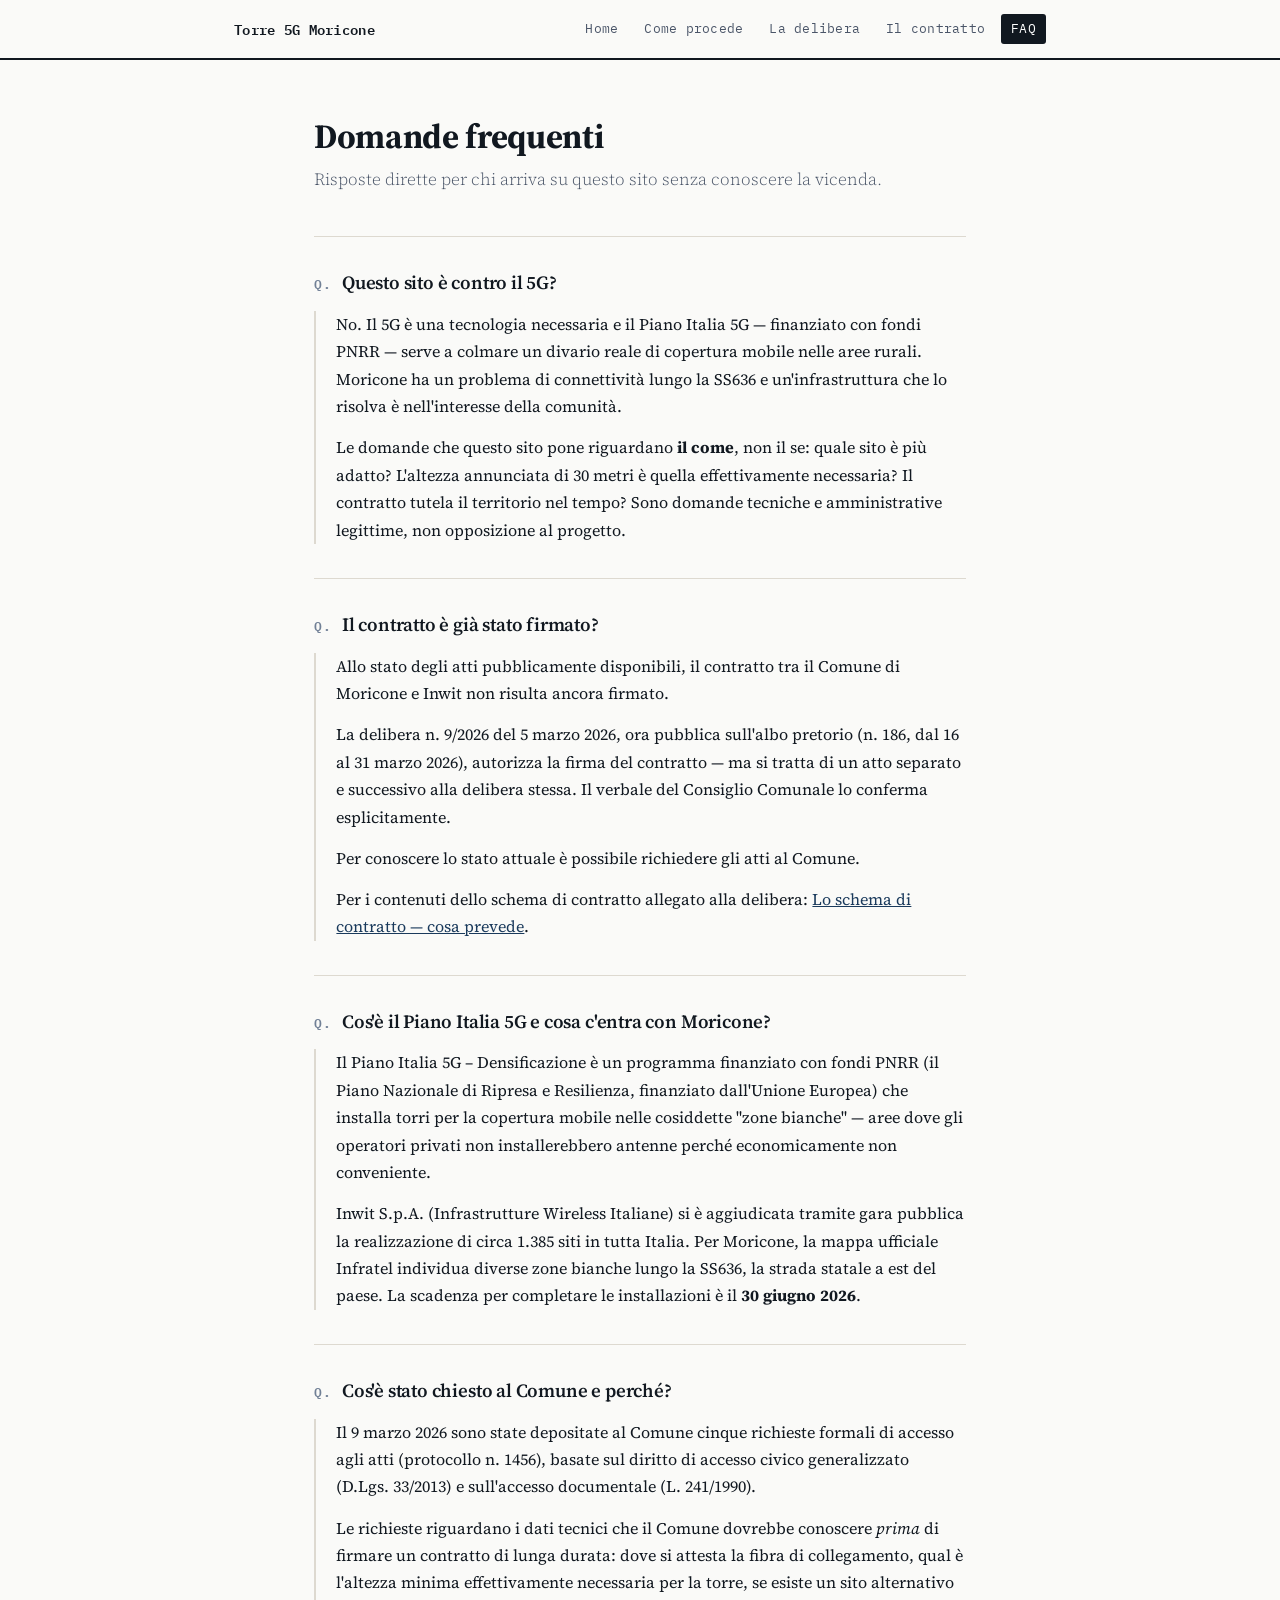
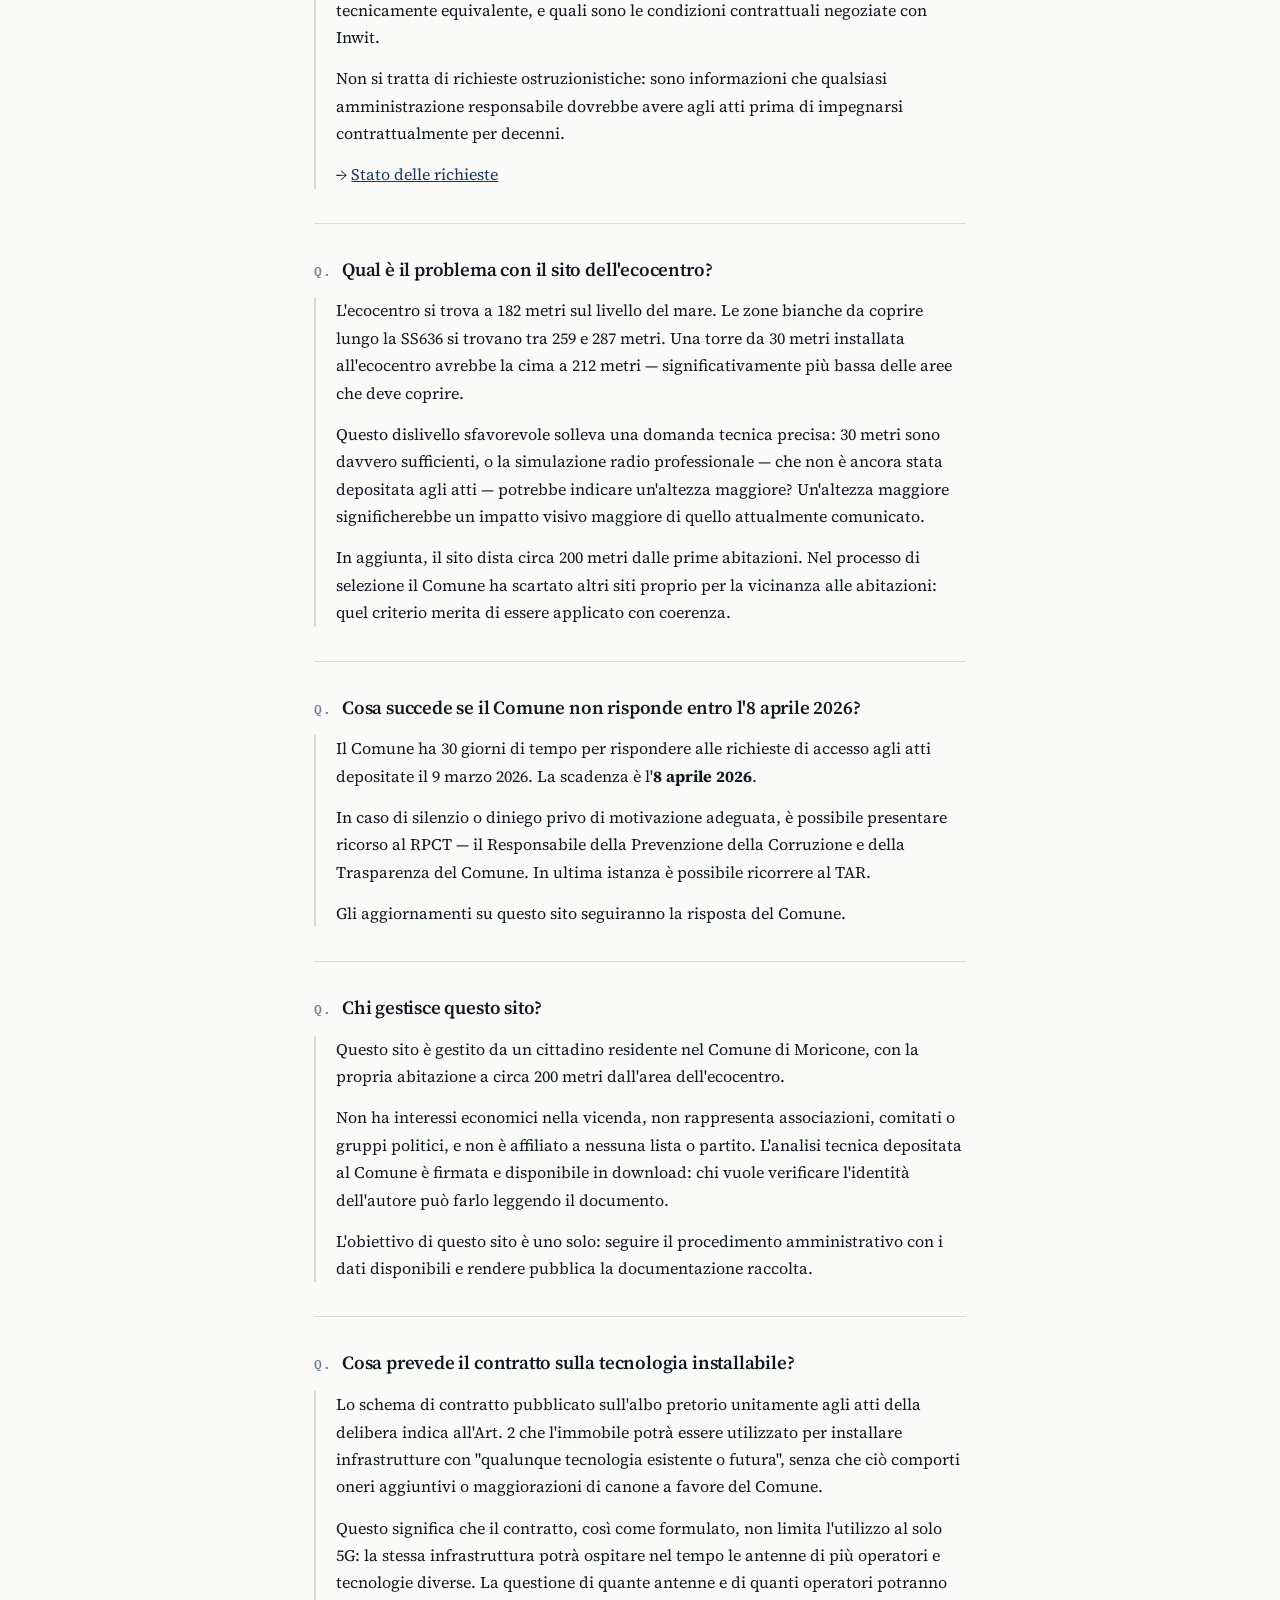
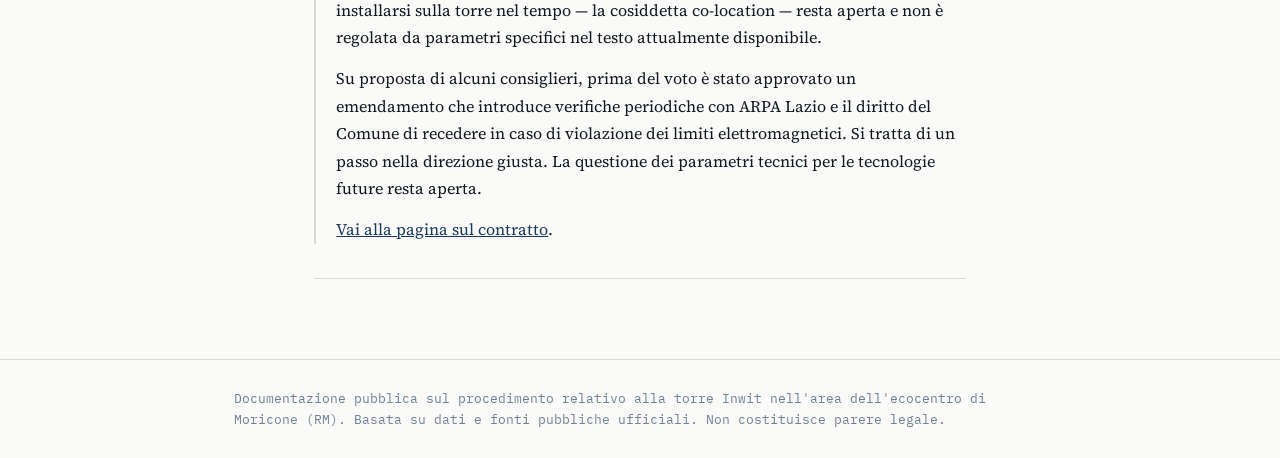
<file: faq.html>
<!DOCTYPE html>
<html lang="it">
<head>
<meta charset="UTF-8">
<meta name="viewport" content="width=device-width, initial-scale=1.0">
<title>Domande frequenti — Torre 5G Moricone</title>
<meta name="description" content="Domande frequenti sulla torre 5G a Moricone: cos'è il Piano Italia 5G, il contratto è firmato, chi gestisce il sito, cosa prevede il contratto sulla tecnologia.">
<meta name="keywords" content="FAQ torre 5G Moricone, domande torre Inwit Moricone, contratto Inwit Moricone firmato, Piano Italia 5G Moricone zone bianche">
<meta name="robots" content="index, follow">
<link rel="canonical" href="https://torre5gmoricone.github.io/faq.html">

<!-- Open Graph -->
<meta property="og:type" content="website">
<meta property="og:url" content="https://torre5gmoricone.github.io/faq.html">
<meta property="og:title" content="Domande frequenti — Torre 5G Moricone">
<meta property="og:description" content="Risposte dirette sulle domande più comuni: il contratto è firmato? Cos'è il Piano Italia 5G? Chi gestisce il sito? Cosa prevede il contratto sulla tecnologia?">
<meta property="og:image" content="https://torre5gmoricone.github.io/infografica_dislivello.png">
<meta property="og:locale" content="it_IT">
<meta property="og:site_name" content="Torre 5G Moricone">
<link rel="stylesheet" href="style.css">
<!-- Google tag (gtag.js) -->
<script async src="https://www.googletagmanager.com/gtag/js?id=G-VPWD5RY35S"></script>
<script>
  window.dataLayer = window.dataLayer || [];
  function gtag(){dataLayer.push(arguments);}
  gtag('js', new Date());
  gtag('config', 'G-VPWD5RY35S');
</script>
</head>
<body>

<header>
  <div class="container">
    <div class="site-title">Torre 5G Moricone</div>
<button class="nav-toggle" aria-label="Menu">&#9776;</button>
  </div>
</header>

<div class="mobile-quicknav">
  <a href="index.html">Home</a>
  <a href="comeprocede.html">Come procede</a>
  <a href="delibera.html">La delibera</a>
  <a href="contratto.html">Il contratto</a>
</div>

<main>
  <div class="container container-narrow">

    <h1 class="page-title">Domande frequenti</h1>
    <p class="page-subtitle">Risposte dirette per chi arriva su questo sito senza conoscere la vicenda.</p>

    <div class="faq-list">

      <div class="faq-item">
        <h2 class="faq-q">Questo sito è contro il 5G?</h2>
        <div class="faq-a">
          <p>No. Il 5G è una tecnologia necessaria e il Piano Italia 5G — finanziato con fondi PNRR — serve a colmare un divario reale di copertura mobile nelle aree rurali. Moricone ha un problema di connettività lungo la SS636 e un'infrastruttura che lo risolva è nell'interesse della comunità.</p>
          <p>Le domande che questo sito pone riguardano <strong>il come</strong>, non il se: quale sito è più adatto? L'altezza annunciata di 30 metri è quella effettivamente necessaria? Il contratto tutela il territorio nel tempo? Sono domande tecniche e amministrative legittime, non opposizione al progetto.</p>
        </div>
      </div>

      <div class="faq-item">
        <h2 class="faq-q">Il contratto è già stato firmato?</h2>
        <div class="faq-a">
          <p>Allo stato degli atti pubblicamente disponibili, il contratto tra il Comune di Moricone e Inwit non risulta ancora firmato.</p>
          <p>La delibera n. 9/2026 del 5 marzo 2026, ora pubblica sull'albo pretorio (n. 186, dal 16 al 31 marzo 2026), autorizza la firma del contratto — ma si tratta di un atto separato e successivo alla delibera stessa. Il verbale del Consiglio Comunale lo conferma esplicitamente.</p>
          <p>Per conoscere lo stato attuale è possibile richiedere gli atti al Comune.</p>
          <p>Per i contenuti dello schema di contratto allegato alla delibera: <a href="contratto.html">Lo schema di contratto — cosa prevede</a>.</p>
        </div>
      </div>

      <div class="faq-item">
        <h2 class="faq-q">Cos'è il Piano Italia 5G e cosa c'entra con Moricone?</h2>
        <div class="faq-a">
          <p>Il Piano Italia 5G – Densificazione è un programma finanziato con fondi PNRR (il Piano Nazionale di Ripresa e Resilienza, finanziato dall'Unione Europea) che installa torri per la copertura mobile nelle cosiddette "zone bianche" — aree dove gli operatori privati non installerebbero antenne perché economicamente non conveniente.</p>
          <p>Inwit S.p.A. (Infrastrutture Wireless Italiane) si è aggiudicata tramite gara pubblica la realizzazione di circa 1.385 siti in tutta Italia. Per Moricone, la mappa ufficiale Infratel individua diverse zone bianche lungo la SS636, la strada statale a est del paese. La scadenza per completare le installazioni è il <strong>30 giugno 2026</strong>.</p>
        </div>
      </div>

      <div class="faq-item">
        <h2 class="faq-q">Cos'è stato chiesto al Comune e perché?</h2>
        <div class="faq-a">
          <p>Il 9 marzo 2026 sono state depositate al Comune cinque richieste formali di accesso agli atti (protocollo n. 1456), basate sul diritto di accesso civico generalizzato (D.Lgs. 33/2013) e sull'accesso documentale (L. 241/1990).</p>
          <p>Le richieste riguardano i dati tecnici che il Comune dovrebbe conoscere <em>prima</em> di firmare un contratto di lunga durata: dove si attesta la fibra di collegamento, qual è l'altezza minima effettivamente necessaria per la torre, se esiste un sito alternativo tecnicamente equivalente, e quali sono le condizioni contrattuali negoziate con Inwit.</p>
          <p>Non si tratta di richieste ostruzionistiche: sono informazioni che qualsiasi amministrazione responsabile dovrebbe avere agli atti prima di impegnarsi contrattualmente per decenni.</p>
          <p>→ <a href="richieste.html">Stato delle richieste</a></p>
        </div>
      </div>

      <div class="faq-item">
        <h2 class="faq-q">Qual è il problema con il sito dell'ecocentro?</h2>
        <div class="faq-a">
          <p>L'ecocentro si trova a 182 metri sul livello del mare. Le zone bianche da coprire lungo la SS636 si trovano tra 259 e 287 metri. Una torre da 30 metri installata all'ecocentro avrebbe la cima a 212 metri — significativamente più bassa delle aree che deve coprire.</p>
          <p>Questo dislivello sfavorevole solleva una domanda tecnica precisa: 30 metri sono davvero sufficienti, o la simulazione radio professionale — che non è ancora stata depositata agli atti — potrebbe indicare un'altezza maggiore? Un'altezza maggiore significherebbe un impatto visivo maggiore di quello attualmente comunicato.</p>
          <p>In aggiunta, il sito dista circa 200 metri dalle prime abitazioni. Nel processo di selezione il Comune ha scartato altri siti proprio per la vicinanza alle abitazioni: quel criterio merita di essere applicato con coerenza.</p>
        </div>
      </div>

      <div class="faq-item">
        <h2 class="faq-q">Cosa succede se il Comune non risponde entro l'8 aprile 2026?</h2>
        <div class="faq-a">
          <p>Il Comune ha 30 giorni di tempo per rispondere alle richieste di accesso agli atti depositate il 9 marzo 2026. La scadenza è l'<strong>8 aprile 2026</strong>.</p>
          <p>In caso di silenzio o diniego privo di motivazione adeguata, è possibile presentare ricorso al RPCT — il Responsabile della Prevenzione della Corruzione e della Trasparenza del Comune. In ultima istanza è possibile ricorrere al TAR.</p>
          <p>Gli aggiornamenti su questo sito seguiranno la risposta del Comune.</p>
        </div>
      </div>

      <div class="faq-item">
        <h2 class="faq-q">Chi gestisce questo sito?</h2>
        <div class="faq-a">
          <p>Questo sito è gestito da un cittadino residente nel Comune di Moricone, con la propria abitazione a circa 200 metri dall'area dell'ecocentro.</p>
          <p>Non ha interessi economici nella vicenda, non rappresenta associazioni, comitati o gruppi politici, e non è affiliato a nessuna lista o partito. L'analisi tecnica depositata al Comune è firmata e disponibile in download: chi vuole verificare l'identità dell'autore può farlo leggendo il documento.</p>
          <p>L'obiettivo di questo sito è uno solo: seguire il procedimento amministrativo con i dati disponibili e rendere pubblica la documentazione raccolta.</p>
        </div>
      </div>

      <div class="faq-item">
        <h2 class="faq-q">Cosa prevede il contratto sulla tecnologia installabile?</h2>
        <div class="faq-a">
          <p>Lo schema di contratto pubblicato sull'albo pretorio unitamente agli atti della delibera indica all'Art. 2 che l'immobile potrà essere utilizzato per installare infrastrutture con "qualunque tecnologia esistente o futura", senza che ciò comporti oneri aggiuntivi o maggiorazioni di canone a favore del Comune.</p>
          <p>Questo significa che il contratto, così come formulato, non limita l'utilizzo al solo 5G: la stessa infrastruttura potrà ospitare nel tempo le antenne di più operatori e tecnologie diverse. La questione di quante antenne e di quanti operatori potranno installarsi sulla torre nel tempo — la cosiddetta co-location — resta aperta e non è regolata da parametri specifici nel testo attualmente disponibile.</p>
          <p>Su proposta di alcuni consiglieri, prima del voto è stato approvato un emendamento che introduce verifiche periodiche con ARPA Lazio e il diritto del Comune di recedere in caso di violazione dei limiti elettromagnetici. Si tratta di un passo nella direzione giusta. La questione dei parametri tecnici per le tecnologie future resta aperta.</p>
          <p><a href="contratto.html">Vai alla pagina sul contratto</a>.</p>
        </div>
      </div>

    </div>

  </div>
</main>

<footer>
  <div class="container">
    <p>Documentazione pubblica sul procedimento relativo alla torre Inwit nell'area dell'ecocentro di Moricone (RM). Basata su dati e fonti pubbliche ufficiali. Non costituisce parere legale.</p>
  </div>
</footer>

<script src="nav.js"></script>
</body>
</html>
</file>
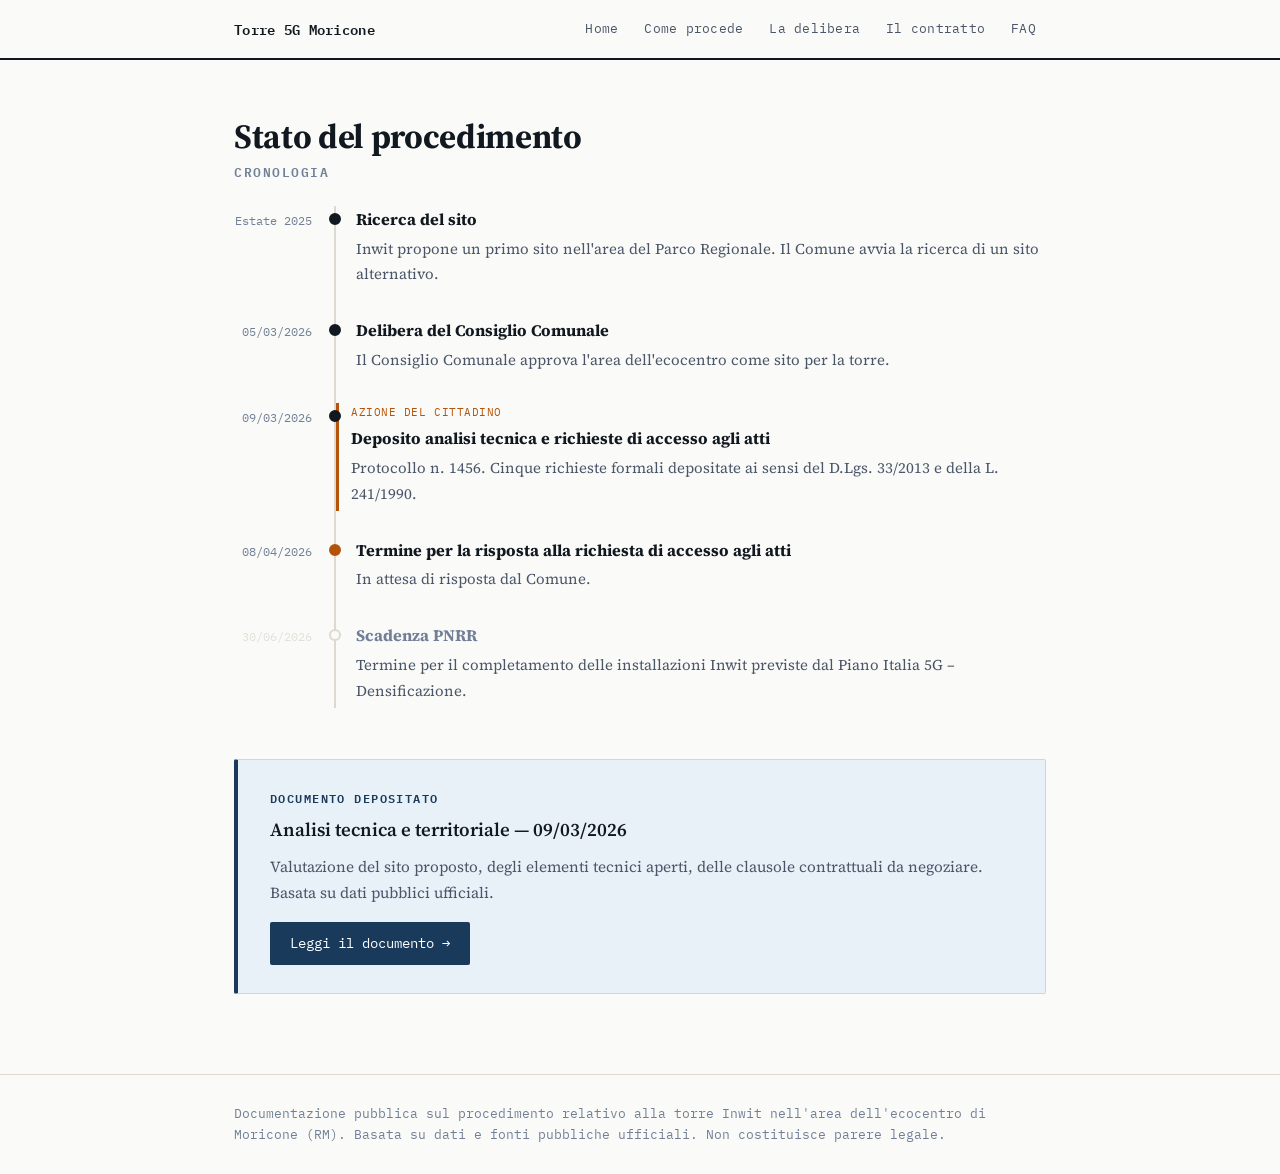
<file: procedimento.html>
<!DOCTYPE html>
<html lang="it">
<head>
<meta charset="UTF-8">
<meta name="viewport" content="width=device-width, initial-scale=1.0">
<title>Stato del procedimento — Torre 5G Moricone</title>
<meta name="description" content="Stato del procedimento per l'installazione della torre 5G Inwit a Moricone: timeline degli eventi e documenti depositati.">
<link rel="stylesheet" href="style.css">
</head>
<body>

<header>
  <div class="container">
    <div class="site-title">Torre 5G Moricone</div>
<button class="nav-toggle" aria-label="Menu">&#9776;</button>
  </div>
</header>

<main>
  <div class="container">

    <h1 class="page-title">Stato del procedimento</h1>

    <section class="timeline-section">
      <h2>Cronologia</h2>
      <div class="timeline">

        <div class="timeline-item done">
          <div class="timeline-date">Estate 2025</div>
          <div class="timeline-content">
            <strong>Ricerca del sito</strong>
            <p>Inwit propone un primo sito nell'area del Parco Regionale. Il Comune avvia la ricerca di un sito alternativo.</p>
          </div>
        </div>

        <div class="timeline-item done">
          <div class="timeline-date">05/03/2026</div>
          <div class="timeline-content">
            <strong>Delibera del Consiglio Comunale</strong>
            <p>Il Consiglio Comunale approva l'area dell'ecocentro come sito per la torre.</p>
          </div>
        </div>

        <div class="timeline-item done">
          <div class="timeline-date">09/03/2026</div>
          <div class="timeline-content" style="border-left: 3px solid var(--amber); padding-left: 12px;">
            <span style="font-family: var(--font-mono); font-size: 0.65rem; color: var(--amber); display: block; text-transform: uppercase; letter-spacing: 0.05em; margin-bottom: 4px;">Azione del cittadino</span>
            <strong>Deposito analisi tecnica e richieste di accesso agli atti</strong>
            <p>Protocollo n. 1456. Cinque richieste formali depositate ai sensi del D.Lgs. 33/2013 e della L. 241/1990.</p>
          </div>
        </div>

        <div class="timeline-item pending">
          <div class="timeline-date">08/04/2026</div>
          <div class="timeline-content">
            <strong>Termine per la risposta alla richiesta di accesso agli atti</strong>
            <p>In attesa di risposta dal Comune.</p>
          </div>
        </div>

        <div class="timeline-item future">
          <div class="timeline-date">30/06/2026</div>
          <div class="timeline-content">
            <strong>Scadenza PNRR</strong>
            <p>Termine per il completamento delle installazioni Inwit previste dal Piano Italia 5G – Densificazione.</p>
          </div>
        </div>

      </div>
    </section>

    <section class="doc-cta">
      <div class="doc-cta-inner">
        <div class="doc-cta-label">Documento depositato</div>
        <div class="doc-cta-title">Analisi tecnica e territoriale — 09/03/2026</div>
        <div class="doc-cta-desc">Valutazione del sito proposto, degli elementi tecnici aperti, delle clausole contrattuali da negoziare. Basata su dati pubblici ufficiali.</div>
        <a href="documento.html" class="btn">Leggi il documento →</a>
      </div>
    </section>

  </div>
</main>

<footer>
  <div class="container">
    <p>Documentazione pubblica sul procedimento relativo alla torre Inwit nell'area dell'ecocentro di Moricone (RM). Basata su dati e fonti pubbliche ufficiali. Non costituisce parere legale.</p>
  </div>
</footer>

<script src="nav.js"></script>
</body>
</html>
</file>
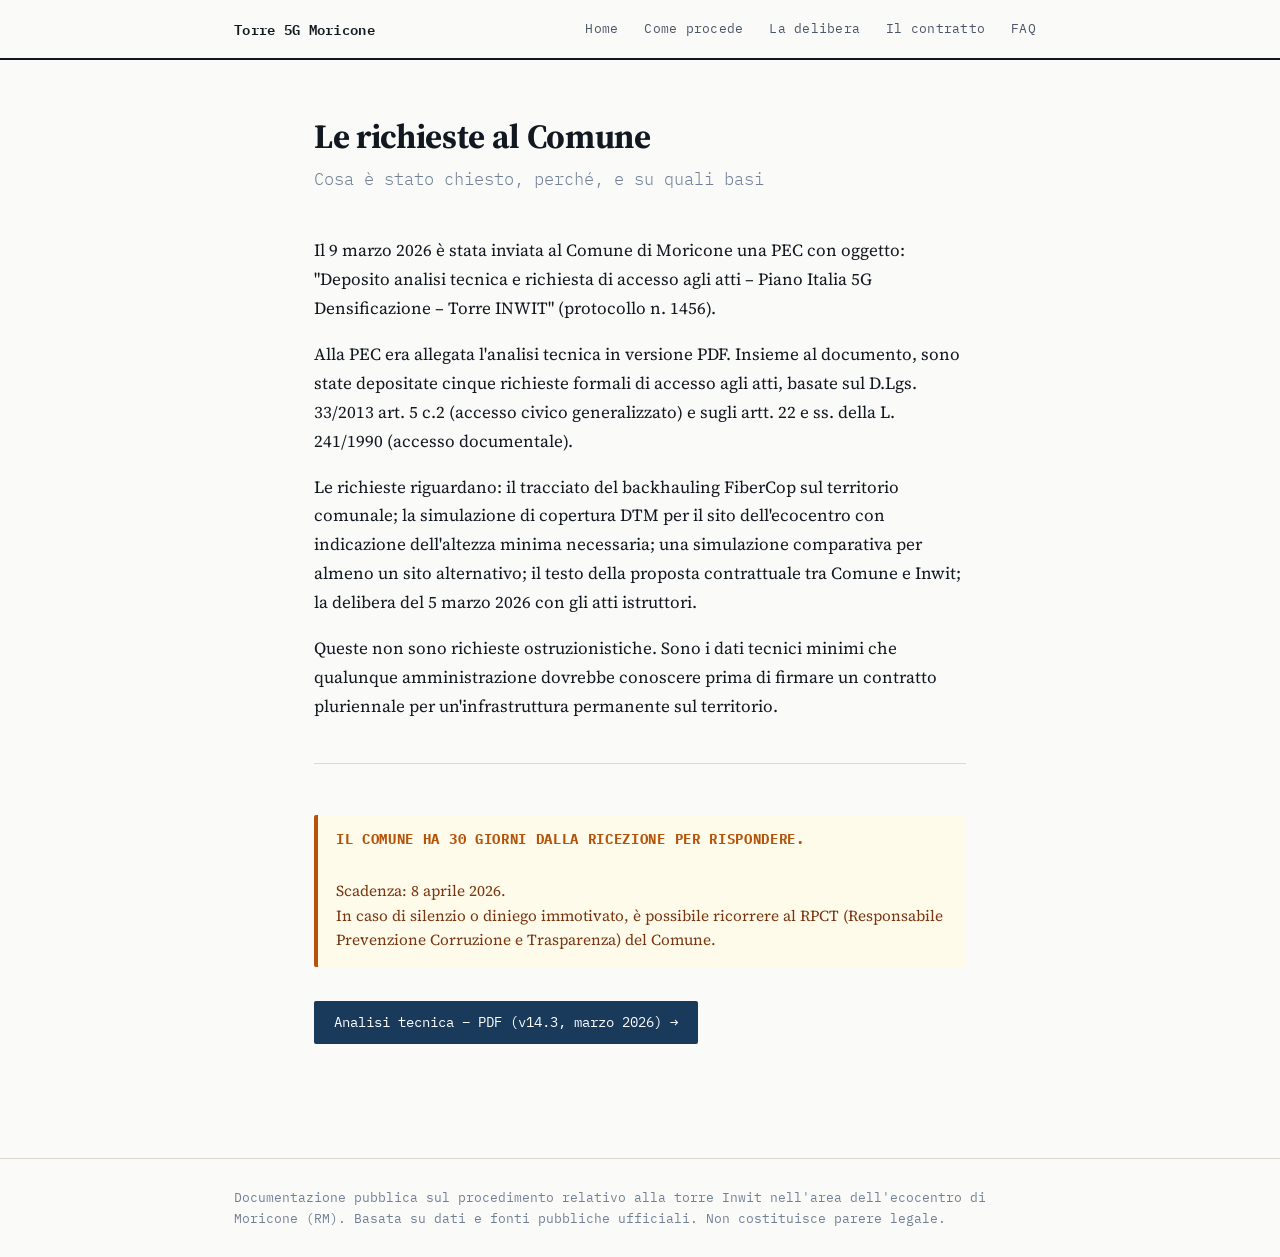
<file: richieste.html>
<!DOCTYPE html>
<html lang="it">
<head>
<meta charset="UTF-8">
<meta name="viewport" content="width=device-width, initial-scale=1.0">
<title>Le richieste al Comune — Torre 5G Moricone</title>
<meta name="description" content="Stato delle cinque richieste di accesso agli atti depositate al Comune di Moricone il 9 marzo 2026 (prot. n. 1456). Scadenza risposta: 8 aprile 2026.">
<meta name="keywords" content="accesso agli atti Moricone torre 5G, richiesta documenti Inwit Moricone, trasparenza delibera 9 2026 Moricone, prot 1456 Comune Moricone">
<meta name="robots" content="index, follow">
<link rel="canonical" href="https://torre5gmoricone.github.io/richieste.html">

<!-- Open Graph -->
<meta property="og:type" content="website">
<meta property="og:url" content="https://torre5gmoricone.github.io/richieste.html">
<meta property="og:title" content="Le richieste agli atti — Torre 5G Moricone">
<meta property="og:description" content="Cinque richieste di accesso agli atti depositate al Comune di Moricone il 9 marzo 2026. Scadenza risposta: 8 aprile 2026.">
<meta property="og:image" content="https://torre5gmoricone.github.io/infografica_dislivello.png">
<meta property="og:locale" content="it_IT">
<meta property="og:site_name" content="Torre 5G Moricone">
<link rel="stylesheet" href="style.css">
<!-- Google tag (gtag.js) -->
<script async src="https://www.googletagmanager.com/gtag/js?id=G-VPWD5RY35S"></script>
<script>
  window.dataLayer = window.dataLayer || [];
  function gtag(){dataLayer.push(arguments);}
  gtag('js', new Date());
  gtag('config', 'G-VPWD5RY35S');
</script>
</head>
<body>

<header>
  <div class="container">
    <div class="site-title">Torre 5G Moricone</div>
<button class="nav-toggle" aria-label="Menu">&#9776;</button>
  </div>
</header>

<div class="mobile-quicknav">
  <a href="index.html">Home</a>
  <a href="comeprocede.html">Come procede</a>
  <a href="delibera.html">La delibera</a>
  <a href="contratto.html">Il contratto</a>
  <a href="faq.html">FAQ</a>
</div>

<main>
  <div class="container container-narrow">

    <h1 class="page-title">Le richieste al Comune</h1>
    <p class="page-subtitle" style="font-family: var(--font-mono); color: var(--ink-light);">Cosa è stato chiesto, perché, e su quali basi</p>

    <section class="doc-section">
      <p>Il 9 marzo 2026 è stata inviata al Comune di Moricone una PEC con oggetto: "Deposito analisi tecnica e richiesta di accesso agli atti – Piano Italia 5G Densificazione – Torre INWIT" (protocollo n. 1456).</p>
      <p>Alla PEC era allegata l'analisi tecnica in versione PDF. Insieme al documento, sono state depositate cinque richieste formali di accesso agli atti, basate sul D.Lgs. 33/2013 art. 5 c.2 (accesso civico generalizzato) e sugli artt. 22 e ss. della L. 241/1990 (accesso documentale).</p>
      <p>Le richieste riguardano: il tracciato del backhauling FiberCop sul territorio comunale; la simulazione di copertura DTM per il sito dell'ecocentro con indicazione dell'altezza minima necessaria; una simulazione comparativa per almeno un sito alternativo; il testo della proposta contrattuale tra Comune e Inwit; la delibera del 5 marzo 2026 con gli atti istruttori.</p>
      <p>Queste non sono richieste ostruzionistiche. Sono i dati tecnici minimi che qualunque amministrazione dovrebbe conoscere prima di firmare un contratto pluriennale per un'infrastruttura permanente sul territorio.</p>
    </section>

    <div class="callout callout-warning">
      <p><strong>Il Comune ha 30 giorni dalla ricezione per rispondere.</strong><br>
      Scadenza: 8 aprile 2026.<br>
      In caso di silenzio o diniego immotivato, è possibile ricorrere al RPCT (Responsabile Prevenzione Corruzione e Trasparenza) del Comune.</p>
    </div>

    <div style="margin: 2rem 0;">
      <a href="Torre5G_Analisi_Tecnica_Territoriale_marzo2026.pdf" class="btn" download>Analisi tecnica – PDF (v14.3, marzo 2026) →</a>
    </div>

  </div>
</main>

<footer>
  <div class="container">
    <p>Documentazione pubblica sul procedimento relativo alla torre Inwit nell'area dell'ecocentro di Moricone (RM). Basata su dati e fonti pubbliche ufficiali. Non costituisce parere legale.</p>
  </div>
</footer>

<script src="nav.js"></script>
</body>
</html>
</file>
<file: style.css>
/* ─────────────────────────────────────────
   Torre 5G Moricone — Foglio di stile
   ───────────────────────────────────────── */

@import url('https://fonts.googleapis.com/css2?family=Source+Serif+4:ital,opsz,wght@0,8..60,300;0,8..60,400;0,8..60,600;0,8..60,700;1,8..60,400&family=IBM+Plex+Mono:wght@400;600&display=swap');

/* ── Reset & Base ── */
*, *::before, *::after { box-sizing: border-box; margin: 0; padding: 0; }

:root {
  --ink:        #111820;
  --ink-mid:    #4a5568;
  --ink-light:  #718096;
  --paper:      #fafaf8;
  --paper-mid:  #f0ede8;
  --paper-dark: #e4e0d8;
  --blue:       #1a3a5c;
  --blue-light: #e8f0f8;
  --red:        #b91c1c;
  --amber:      #b45309;
  --amber-bg:   #fffbeb;
  --green:      #166534;
  --green-bg:   #f0fdf4;
  --violet:     #5b21b6;
  --border:     #ddd9d0;
  --font-serif: 'Source Serif 4', Georgia, serif;
  --font-mono:  'IBM Plex Mono', 'Courier New', monospace;
}

html { font-size: 17px; scroll-behavior: smooth; }

body {
  font-family: var(--font-serif);
  color: var(--ink);
  background: var(--paper);
  line-height: 1.7;
  -webkit-font-smoothing: antialiased;
}

/* ── Layout ── */
.container {
  max-width: 860px;
  margin: 0 auto;
  padding: 0 24px;
}

.container-narrow {
  max-width: 700px;
}

/* ── Header & Nav ── */
header {
  border-bottom: 2px solid var(--ink);
  background: var(--paper);
  position: sticky;
  top: 0;
  z-index: 100;
}

header .container {
  display: flex;
  align-items: center;
  justify-content: space-between;
  padding-top: 14px;
  padding-bottom: 14px;
  gap: 24px;
}

.site-title {
  font-family: var(--font-mono);
  font-size: 0.85rem;
  font-weight: 600;
  letter-spacing: 0.02em;
  color: var(--ink);
  white-space: nowrap;
}

nav {
  display: flex;
  gap: 6px;
  flex-wrap: wrap;
}

nav a {
  font-family: var(--font-mono);
  font-size: 0.75rem;
  color: var(--ink-mid);
  text-decoration: none;
  padding: 4px 10px;
  border-radius: 3px;
  letter-spacing: 0.02em;
  transition: background 0.15s, color 0.15s;
}

nav a:hover {
  background: var(--paper-mid);
  color: var(--ink);
}

nav a.active {
  background: var(--ink);
  color: white;
}

.nav-toggle {
  display: none;
  background: none;
  border: 1px solid var(--border);
  padding: 6px 10px;
  font-size: 1rem;
  cursor: pointer;
  border-radius: 3px;
  color: var(--ink);
}

/* ── Main content ── */
main {
  padding: 56px 0 80px;
}

/* ── Typography ── */
h1, h2, h3 {
  font-family: var(--font-serif);
  line-height: 1.2;
  letter-spacing: -0.01em;
}

.page-title {
  font-size: 2rem;
  font-weight: 700;
  margin-bottom: 0.5rem;
}

.page-subtitle {
  font-size: 1rem;
  color: var(--ink-mid);
  font-weight: 300;
  margin-bottom: 2.5rem;
  max-width: 600px;
}

p { margin-bottom: 1rem; }
p:last-child { margin-bottom: 0; }

ul, ol {
  padding-left: 1.5rem;
  margin-bottom: 1rem;
}

li { margin-bottom: 0.4rem; }

a { color: var(--blue); }
a:hover { text-decoration: underline; }

/* ── Homepage: Intro ── */
.intro {
  margin-bottom: 3rem;
  padding-bottom: 2.5rem;
  border-bottom: 1px solid var(--border);
}

.lead {
  font-size: 1.2rem;
  font-weight: 400;
  line-height: 1.6;
  margin-bottom: 1rem;
  color: var(--ink);
}

/* ── Timeline ── */
.timeline-section {
  margin-bottom: 3rem;
}

.timeline-section h2 {
  font-family: var(--font-mono);
  font-size: 0.75rem;
  font-weight: 600;
  letter-spacing: 0.12em;
  text-transform: uppercase;
  color: var(--ink-light);
  margin-bottom: 1.5rem;
}

.timeline {
  border-left: 2px solid var(--border);
  padding-left: 0;
  margin-left: 100px;
}

.timeline-item {
  display: flex;
  position: relative;
  margin-bottom: 1.5rem;
  align-items: flex-start;
}

.timeline-item::before {
  content: '';
  position: absolute;
  left: -7px;
  top: 7px;
  width: 12px;
  height: 12px;
  border-radius: 50%;
  border: 2px solid var(--border);
  background: var(--paper);
}

.timeline-item.done::before {
  background: var(--ink);
  border-color: var(--ink);
}

.timeline-item.pending::before {
  background: var(--amber);
  border-color: var(--amber);
}

.timeline-date {
  font-family: var(--font-mono);
  font-size: 0.72rem;
  color: var(--ink-light);
  min-width: 110px;
  margin-left: -110px;
  padding-top: 4px;
  text-align: right;
  padding-right: 24px;
}

.timeline-content {
  padding-left: 20px;
  padding-bottom: 4px;
}

.timeline-content strong {
  display: block;
  font-size: 0.95rem;
  margin-bottom: 0.2rem;
}

.timeline-content p {
  font-size: 0.88rem;
  color: var(--ink-mid);
  margin: 0;
}

.timeline-item.future .timeline-content strong {
  color: var(--ink-light);
}

.timeline-item.future .timeline-date {
  color: var(--paper-dark);
}

/* ── Doc CTA ── */
.doc-cta {
  margin-top: 2.5rem;
}

.doc-cta-inner {
  background: var(--blue-light);
  border: 1px solid #c5d8ec;
  border-left: 4px solid var(--blue);
  padding: 28px 32px;
  border-radius: 2px;
}

.doc-cta-label {
  font-family: var(--font-mono);
  font-size: 0.7rem;
  font-weight: 600;
  letter-spacing: 0.12em;
  text-transform: uppercase;
  color: var(--blue);
  margin-bottom: 6px;
}

.doc-cta-title {
  font-size: 1.1rem;
  font-weight: 600;
  margin-bottom: 8px;
}

.doc-cta-desc {
  font-size: 0.9rem;
  color: var(--ink-mid);
  margin-bottom: 16px;
}

/* ── Button ── */
.btn {
  display: inline-block;
  background: var(--blue);
  color: white;
  text-decoration: none;
  padding: 10px 20px;
  font-family: var(--font-mono);
  font-size: 0.8rem;
  border-radius: 2px;
  transition: background 0.15s;
}

.btn:hover {
  background: #0f2a42;
  text-decoration: none;
  color: white;
}

/* ── Posts (Aggiornamenti) ── */
.posts {
  display: flex;
  flex-direction: column;
  gap: 0;
}

article.post {
  padding: 2rem 0;
  border-bottom: 1px solid var(--border);
}

article.post:first-child {
  border-top: 1px solid var(--border);
}

.post-meta {
  display: flex;
  align-items: center;
  gap: 10px;
  margin-bottom: 0.6rem;
}

.post-date {
  font-family: var(--font-mono);
  font-size: 0.75rem;
  color: var(--ink-light);
}

.post-tag {
  font-family: var(--font-mono);
  font-size: 0.65rem;
  font-weight: 600;
  letter-spacing: 0.08em;
  padding: 2px 8px;
  border-radius: 2px;
}

.tag-inviato   { background: #fef3c7; color: #92400e; }
.tag-risposta  { background: #d1fae5; color: #065f46; }
.tag-scadenza  { background: #fee2e2; color: #991b1b; }
.tag-aggiornamento { background: #dbeafe; color: #1e40af; }
.tag-documento { background: var(--paper-mid); color: var(--ink-mid); }

.post-title {
  font-size: 1.3rem;
  font-weight: 600;
  margin-bottom: 0.8rem;
  line-height: 1.3;
}

.post-body {
  font-size: 0.95rem;
  color: var(--ink);
}

.post-body p {
  margin-bottom: 0.8rem;
}

/* ── Document page ── */
.doc-header {
  margin-bottom: 2.5rem;
  padding-bottom: 2rem;
  border-bottom: 1px solid var(--border);
}

.doc-label {
  font-family: var(--font-mono);
  font-size: 0.72rem;
  font-weight: 600;
  letter-spacing: 0.1em;
  text-transform: uppercase;
  color: var(--ink-light);
  margin-bottom: 12px;
}

.doc-index {
  background: var(--paper-mid);
  border: 1px solid var(--border);
  padding: 20px 24px;
  margin-bottom: 2.5rem;
  border-radius: 2px;
}

.doc-index-label {
  font-family: var(--font-mono);
  font-size: 0.7rem;
  font-weight: 600;
  letter-spacing: 0.1em;
  text-transform: uppercase;
  color: var(--ink-light);
  margin-bottom: 12px;
}

.doc-index ol {
  margin: 0;
  padding-left: 1.2rem;
}

.doc-index li {
  margin-bottom: 0.3rem;
  font-size: 0.9rem;
}

.doc-section {
  margin-bottom: 3rem;
  padding-bottom: 2.5rem;
  border-bottom: 1px solid var(--border);
}

.doc-section:last-child {
  border-bottom: none;
}

.doc-section h2 {
  font-size: 1.4rem;
  font-weight: 700;
  margin-bottom: 1rem;
  padding-top: 0.5rem;
}

.doc-section h3 {
  font-size: 1rem;
  font-weight: 600;
  margin-top: 1.5rem;
  margin-bottom: 0.5rem;
  color: var(--ink);
}

/* ── Callouts ── */
.callout {
  margin: 1.5rem 0;
  padding: 14px 18px;
  border-radius: 2px;
  font-size: 0.9rem;
  line-height: 1.6;
  border-left: 4px solid;
}

.callout strong {
  display: block;
  margin-bottom: 4px;
  font-size: 0.8rem;
  font-family: var(--font-mono);
  letter-spacing: 0.05em;
  text-transform: uppercase;
}

.callout-warning {
  background: var(--amber-bg);
  border-color: var(--amber);
  color: #78350f;
}

.callout-warning strong { color: var(--amber); }

.callout-tech {
  background: var(--blue-light);
  border-color: var(--blue);
  color: #1e3a5a;
}

.callout-tech strong { color: var(--blue); }

.callout-question {
  background: var(--paper-mid);
  border-color: var(--ink-mid);
  color: var(--ink-mid);
}

.callout-question strong { color: var(--ink-mid); }

/* ── Infographics ── */
.infographic {
  margin: 2rem 0;
}

.infographic img {
  width: 100%;
  height: auto;
  border: 1px solid var(--border);
  display: block;
}

.infographic figcaption {
  font-size: 0.8rem;
  color: var(--ink-light);
  font-family: var(--font-mono);
  margin-top: 8px;
  padding: 0 4px;
}

/* ── Summary table ── */
.summary-table {
  width: 100%;
  border-collapse: collapse;
  font-size: 0.88rem;
  margin-top: 1rem;
}

.summary-table td {
  padding: 10px 12px;
  border-bottom: 1px solid var(--border);
  vertical-align: top;
}

.summary-table tr:last-child td {
  border-bottom: none;
}

.summary-table tr:hover td {
  background: var(--paper-mid);
}

.tag-cell { width: 36px; text-align: center; }

.tag {
  display: inline-block;
  font-family: var(--font-mono);
  font-size: 0.7rem;
  font-weight: 600;
  padding: 2px 6px;
  border-radius: 2px;
}

.tag-fact     { background: var(--ink); color: white; }
.tag-question { background: var(--amber); color: white; }
.tag-warn     { background: var(--red); color: white; }

.table-legend {
  font-family: var(--font-mono);
  font-size: 0.72rem;
  color: var(--ink-light);
  margin-top: 8px;
}

/* ── Le Richieste ── */
.richieste-meta {
  display: flex;
  gap: 24px;
  flex-wrap: wrap;
  font-family: var(--font-mono);
  font-size: 0.8rem;
  color: var(--ink-mid);
  background: var(--paper-mid);
  border: 1px solid var(--border);
  padding: 14px 18px;
  margin-bottom: 2rem;
  border-radius: 2px;
}

.richieste-list {
  display: flex;
  flex-direction: column;
  gap: 0;
}

.richiesta {
  padding: 1.5rem 0;
  border-bottom: 1px solid var(--border);
}

.richiesta:first-child { border-top: 1px solid var(--border); }

.richiesta-header {
  display: flex;
  align-items: center;
  gap: 12px;
  margin-bottom: 0.5rem;
}

.richiesta-num {
  font-family: var(--font-mono);
  font-size: 0.75rem;
  font-weight: 600;
  color: var(--ink-light);
}

.richiesta-status {
  font-family: var(--font-mono);
  font-size: 0.68rem;
  font-weight: 600;
  letter-spacing: 0.06em;
  padding: 2px 8px;
  border-radius: 2px;
}

.status-attesa   { background: #fef3c7; color: #92400e; }
.status-ricevuta { background: #d1fae5; color: #065f46; }
.status-parziale { background: #dbeafe; color: #1e40af; }
.status-negata   { background: #fee2e2; color: #991b1b; }

.richiesta h3 {
  font-size: 1rem;
  font-weight: 600;
  margin-bottom: 0.3rem;
}

.richiesta p {
  font-size: 0.9rem;
  color: var(--ink-mid);
  margin: 0;
}

.note {
  margin-top: 2rem;
  font-size: 0.85rem;
  color: var(--ink-mid);
  font-style: italic;
  border-top: 1px solid var(--border);
  padding-top: 1.5rem;
}

/* ── FAQ ── */
.faq-list {
  display: flex;
  flex-direction: column;
  gap: 0;
}

.faq-item {
  padding: 2rem 0;
  border-bottom: 1px solid var(--border);
}

.faq-item:first-child {
  border-top: 1px solid var(--border);
}

.faq-q {
  font-size: 1.1rem;
  font-weight: 600;
  line-height: 1.3;
  margin-bottom: 0.9rem;
  color: var(--ink);
}

.faq-q::before {
  content: 'Q. ';
  font-family: var(--font-mono);
  font-size: 0.75rem;
  font-weight: 600;
  color: var(--ink-light);
  letter-spacing: 0.05em;
  margin-right: 2px;
}

.faq-a {
  font-size: 0.95rem;
  color: var(--ink);
  padding-left: 1.2rem;
  border-left: 2px solid var(--border);
}

.faq-a p {
  margin-bottom: 0.8rem;
}

.faq-a p:last-child {
  margin-bottom: 0;
}

/* ── Footer ── */
footer {
  border-top: 1px solid var(--border);
  padding: 28px 0;
  background: var(--paper);
}

footer p {
  font-size: 0.78rem;
  color: var(--ink-light);
  font-family: var(--font-mono);
  line-height: 1.6;
  margin: 0;
}

/* ── Nav Cards (homepage) ── */
.nav-cards {
  display: grid;
  grid-template-columns: repeat(3, 1fr);
  gap: 1rem;
  margin: 2rem 0;
}
.nav-card {
  display: block;
  background: var(--paper-mid);
  border: 1px solid var(--border);
  border-radius: 8px;
  padding: 1.25rem;
  text-decoration: none;
  transition: background .15s, border-color .15s;
}
.nav-card:hover {
  background: var(--paper);
  border-color: var(--blue);
}
.nav-card-title {
  font-weight: 700;
  color: var(--blue);
  margin-bottom: .4rem;
}
.nav-card-desc {
  font-size: .9rem;
  color: var(--ink-mid);
  line-height: 1.5;
}
@media (max-width: 600px) {
  .nav-cards { grid-template-columns: 1fr; }
}

/* ── Responsive ── */
@media (max-width: 640px) {
  html { font-size: 16px; }

  .nav-toggle { display: block; }

  nav {
    display: none;
    position: absolute;
    top: 100%;
    left: 0;
    right: 0;
    background: var(--paper);
    border-bottom: 2px solid var(--ink);
    padding: 12px 24px;
    flex-direction: column;
    gap: 4px;
  }

  nav.open { display: flex; }

  header { position: relative; }
  header .container { position: relative; }

  .timeline { margin-left: 0; }
  .timeline-date {
    display: none;
  }
  .timeline-content { padding-left: 16px; }

  .summary-table td:last-child { display: none; }
  .summary-table td:first-child { display: none; }

  .richieste-meta { flex-direction: column; gap: 8px; }

  main { padding: 36px 0 60px; }
}

/* ── Intro sintesi documento ── */
.intro-summary {
  background: var(--blue-light);
  border-left: 4px solid var(--blue);
  border-radius: 0;
  padding: 1.25rem 1.5rem;
  font-size: 1.05rem;
  line-height: 1.7;
  margin-bottom: 2rem;
  color: var(--ink);
}

/* === PILLOLE ACCORDION === */

.sezione-titolo {
  font-family: var(--font-mono);
  font-size: 0.8rem;
  font-weight: 400;
  color: var(--ink-light);
  text-transform: uppercase;
  letter-spacing: 0.08em;
  margin-top: 2.5rem;
  margin-bottom: 0.5rem;
  border-bottom: 1px solid var(--border);
  padding-bottom: 0.4rem;
}

.pillola {
  border-bottom: 1px solid var(--border);
  padding: 1.5rem 0;
}

.pillola-titolo {
  font-family: var(--font-serif);
  font-size: 1.1rem;
  font-weight: 600;
  color: var(--ink);
  margin: 0 0 0.5rem;
  display: flex;
  justify-content: space-between;
  align-items: baseline;
  cursor: pointer;
  gap: 0.5rem;
}

.pillola-titolo:hover {
  color: var(--blue);
}

.pillola-indicator {
  font-family: var(--font-mono);
  font-size: 1.1rem;
  font-weight: 400;
  color: var(--blue);
  flex-shrink: 0;
  line-height: 1;
}

.pillola-testo {
  color: var(--ink-mid);
  margin: 0 0 0.75rem;
}

.pillola-l2 {
  margin-top: 0.75rem;
  padding: 1rem 1rem 1rem 1.25rem;
  background: var(--paper-mid);
  border-left: 3px solid var(--blue);
  color: var(--ink-mid);
  cursor: pointer;
}

.pillola-l3 {
  margin-top: 1rem;
  padding: 0.75rem;
  background: var(--blue-light);
  border-radius: 4px;
  font-size: 0.9rem;
}

.l3-label {
  font-family: var(--font-mono);
  font-size: 0.8rem;
  color: var(--ink-light);
  display: block;
  margin-bottom: 0.25rem;
}

.intro-subtitle {
  font-size: 1.15rem;
  font-weight: 400;
  color: var(--ink-mid);
  margin-bottom: 1.5rem;
  line-height: 1.6;
}

.accordion-hint {
  font-size: 0.82rem;
  color: var(--ink-light);
  margin-bottom: 0.5rem;
  font-family: var(--font-mono);
}

.nota-metodologica {
  font-size: 0.82rem;
  color: var(--ink-light);
  margin-top: 0.5rem;
}

.map-legend {
  display: flex;
  flex-direction: column;
  gap: 0.4rem;
  margin-top: 0.6rem;
  font-family: var(--font-mono);
  font-size: 0.82rem;
  color: var(--ink-mid);
}

.legend-dot {
  display: inline-block;
  width: 10px;
  height: 10px;
  border-radius: 50%;
  margin-right: 0.4rem;
  vertical-align: middle;
}

.download-link a,
.download-footer a {
  color: var(--blue);
  font-family: var(--font-mono);
  font-size: 0.9rem;
  display: inline-block;
  margin-bottom: 2rem;
}

.download-footer {
  margin-top: 3rem;
  padding-top: 1.5rem;
  border-top: 2px solid var(--border);
  text-align: center;
}

.infografica-placeholder {
  background: var(--paper-mid);
  border: 1px dashed var(--border);
  height: 200px;
  width: 100%;
  display: flex;
  align-items: center;
  justify-content: center;
  border-radius: 4px;
  margin: 1rem 0;
  color: var(--ink-light);
  font-family: var(--font-mono);
  font-size: 13px;
}

.infografica-svg {
  width: 100%;
  height: auto;
  display: block;
  margin: 1rem 0;
}

/* ── Section Divider ── */
.section-divider {
  width: 100%;
  background: var(--paper-mid);
  padding: 0.6rem 1rem;
  margin: 2rem 0 1rem 0;
  border-left: 4px solid var(--blue);
}
.section-divider span {
  font-family: 'IBM Plex Mono', monospace;
  font-size: 0.75rem;
  font-weight: 700;
  letter-spacing: 0.1em;
  text-transform: uppercase;
  color: var(--blue);
}

/* ── Mobile Quick Nav ── */
.mobile-quicknav {
  display: none;
}
@media (max-width: 768px) {
  .mobile-quicknav {
    display: flex;
    justify-content: center;
    gap: 0.75rem;
    padding: 0.6rem 1rem;
    background: var(--paper);
    border-bottom: 1px solid var(--border);
  }
  .mobile-quicknav a {
    font-family: 'IBM Plex Mono', monospace;
    font-size: 0.78rem;
    color: var(--blue);
    text-decoration: none;
    border: 1.5px solid var(--blue);
    padding: 0.35rem 0.85rem;
    border-radius: 3px;
    background: #fff;
  }
}

/* ── Pill Accordion ── */
.pill {
  border-bottom: 1px solid var(--border);
  padding: 1.5rem 0;
}

.pill-header {
  margin-bottom: 0;
}

.pill-title {
  font-family: var(--font-serif);
  font-size: 1.1rem;
  font-weight: 600;
  color: var(--ink);
  margin: 0 0 0.5rem;
  line-height: 1.3;
}

.pill-testo {
  color: var(--ink-mid);
  margin: 0 0 0.75rem;
}

.pill-toggle {
  display: block;
  width: 100%;
  padding: 0.65rem 1rem;
  margin-top: 0.75rem;
  background: #fff;
  border: 1.5px solid var(--blue);
  color: var(--blue);
  font-family: 'IBM Plex Mono', monospace;
  font-size: 0.85rem;
  text-align: center;
  cursor: pointer;
  border-radius: 3px;
  transition: background 0.15s, color 0.15s;
}
.pill-toggle[aria-expanded="true"] {
  background: var(--blue);
  color: #fff;
}
.pill-toggle--close {
  background: var(--blue);
  color: #fff;
  position: sticky;
  bottom: 1rem;
  margin-top: 1.25rem;
  z-index: 10;
}

.pill-body {
  background: var(--paper-mid);
  border-left: 3px solid var(--blue);
  padding: 1rem 1rem 0.5rem 1.25rem;
  margin-top: 0;
  cursor: pointer;
}
.pill-body[hidden] {
  display: none;
}
.pill-touch-hint {
  font-family: 'IBM Plex Mono', monospace;
  font-size: 0.72rem;
  color: var(--ink-light);
  margin: 0 0 0.75rem 0;
}
@media (min-width: 769px) {
  .pill-touch-hint { display: none; }
}
</file>
